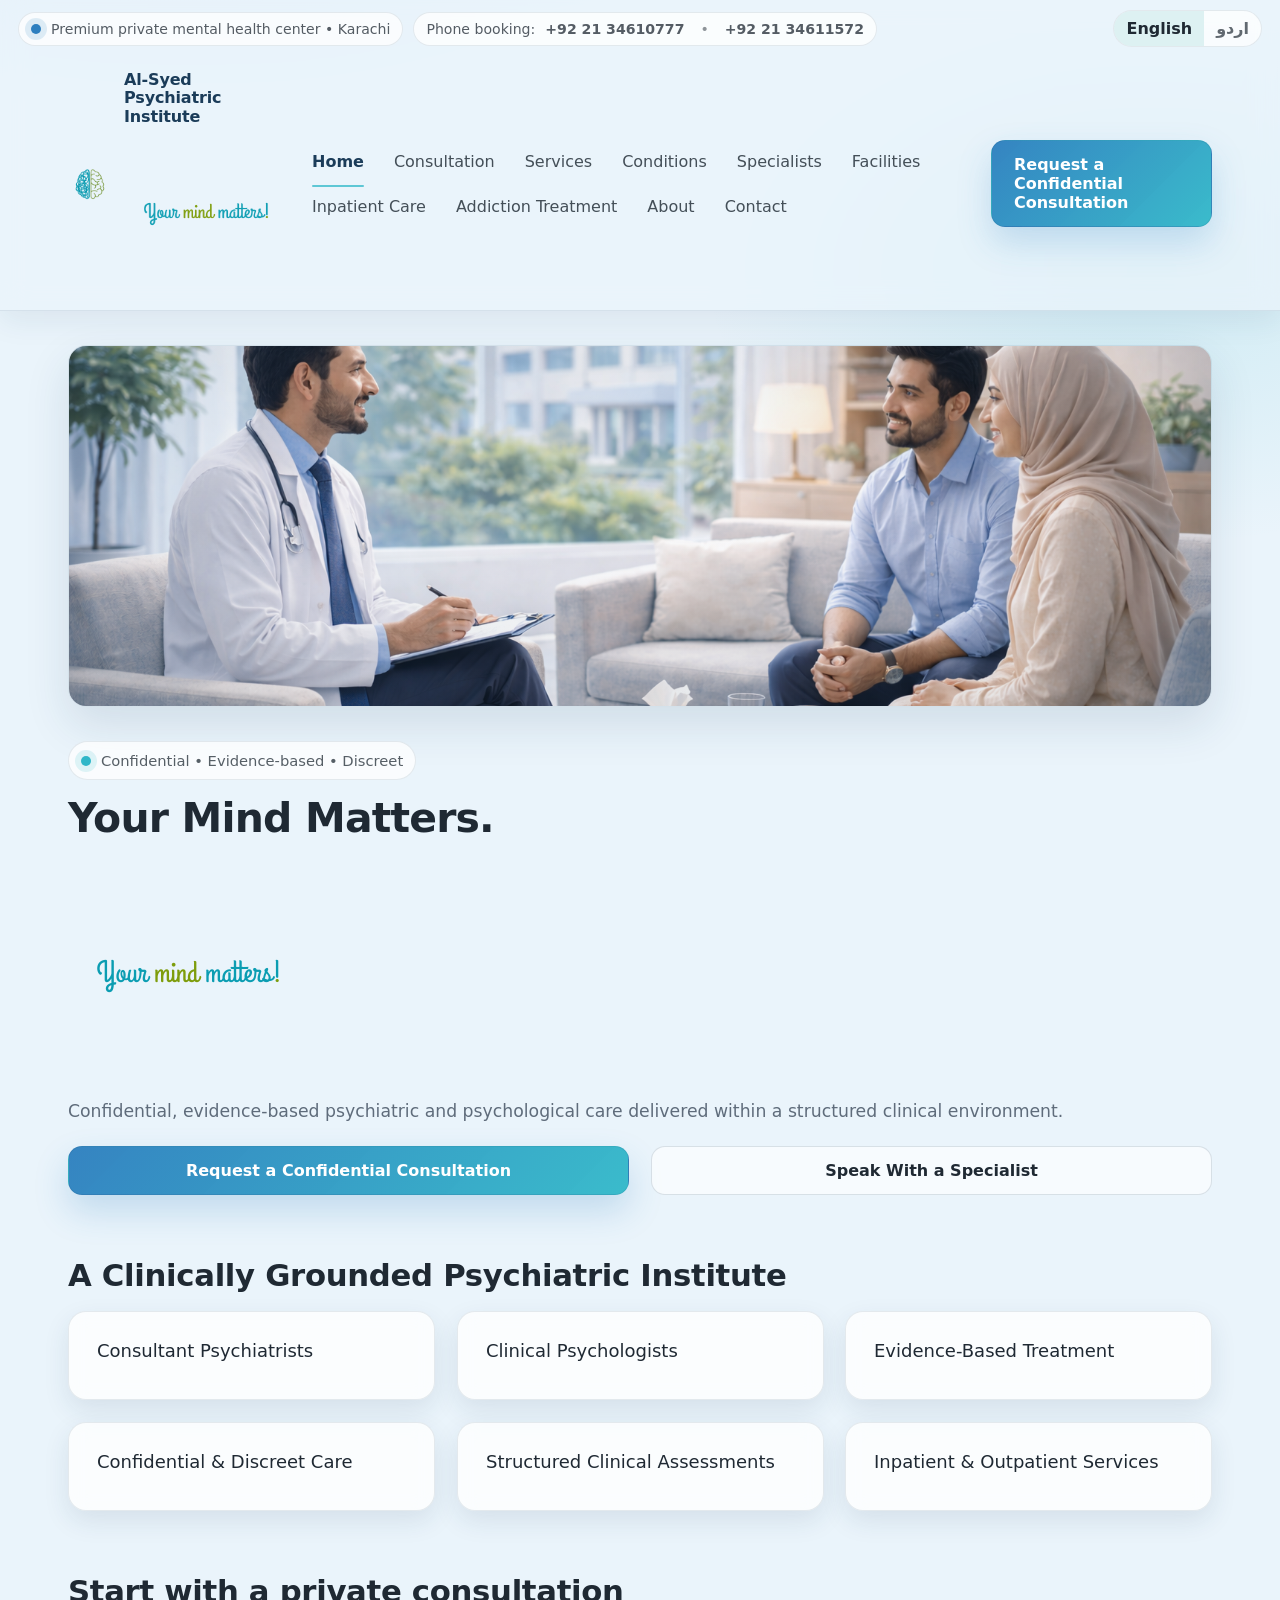
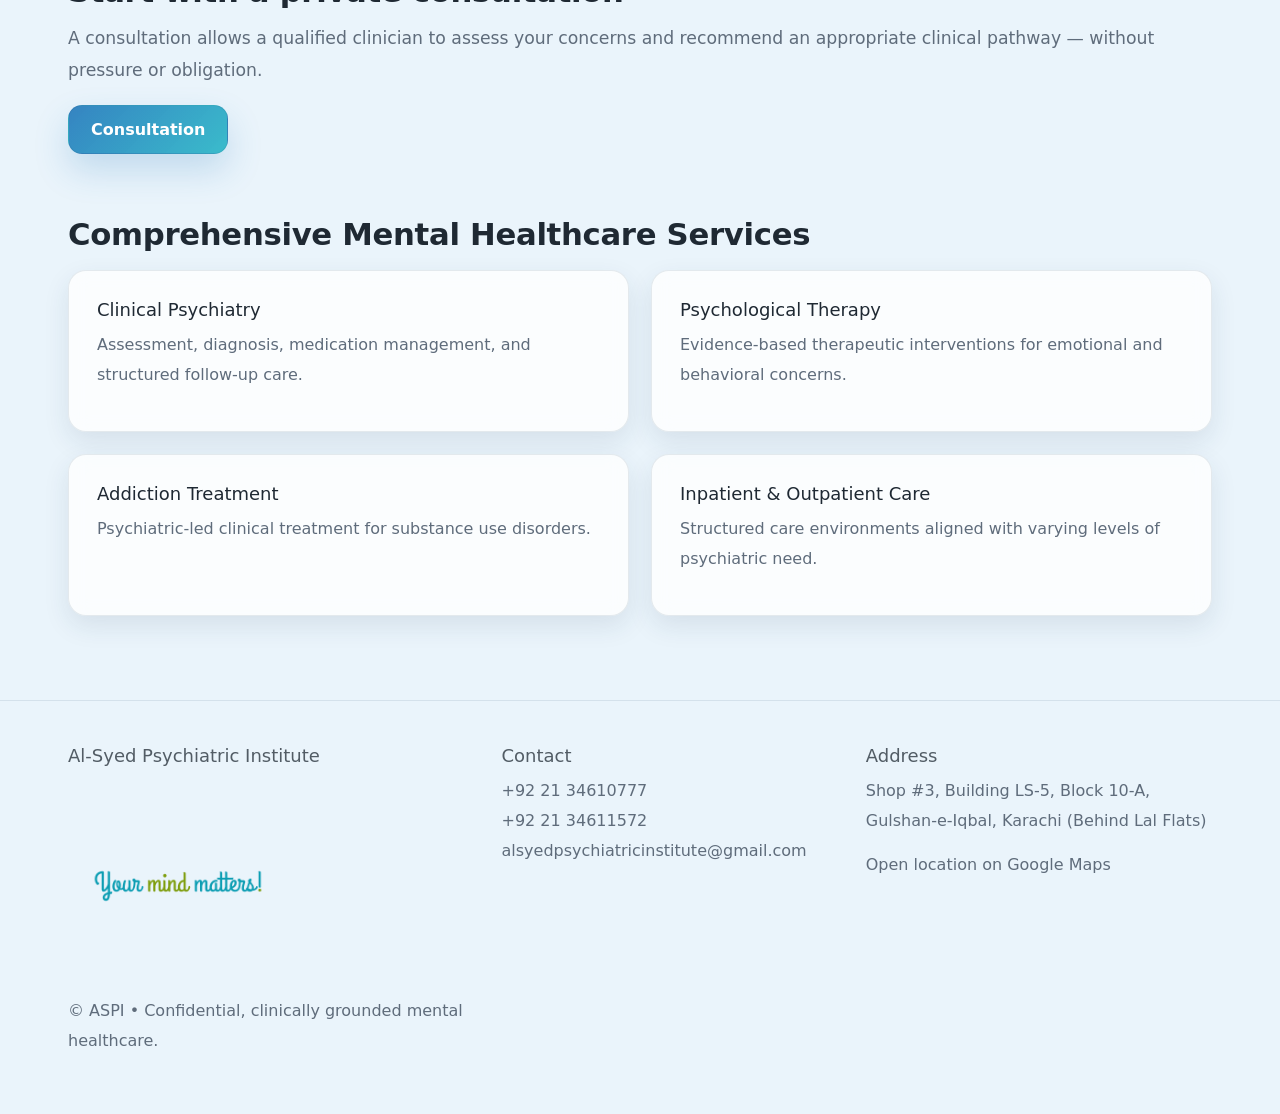
<file: index.html>
<!doctype html>
<html lang="en" dir="ltr">
<head>
  <meta charset="utf-8" />
  <meta name="viewport" content="width=device-width, initial-scale=1" />
  <title>ASPI — Al-Syed Psychiatric Institute</title>
  <link rel="stylesheet" href="assets/css/styles.css" />
  <script defer src="assets/js/main.js"></script>
</head>
<body>
  <header class="site-header">
    <div class="topbar">
      <div class="topbar-left">
        <span class="pill"><span class="dot"></span><span data-i18n="topbar">Premium private mental health center • Karachi</span></span>
        <span class="pill phone-pill"><span data-i18n="phoneLabel">Phone booking:</span>
          <a href="tel:+922134610777">+92 21 34610777</a><span class="sep">•</span><a href="tel:+922134611572">+92 21 34611572</a>
        </span>
      </div>
      <div class="topbar-right">
        <div class="lang-toggle" role="group" aria-label="Language switch">
          <button class="lang-btn" id="langEN" type="button">English</button>
          <button class="lang-btn" id="langUR" type="button">اردو</button>
        </div>
      </div>
    </div>

    <div class="navbar container">
      <a class="brand" href="index.html" aria-label="ASPI Home">
        <img src="assets/images/branding/icon_color.png" alt="ASPI logo" class="brand-logo" />
        <div class="brand-text">
          <div class="brand-name" data-i18n="brandName">Al-Syed Psychiatric Institute</div>
          <img class="brand-slogan" src="assets/images/branding/your-mind-matters.png" alt="Your mind matters" />
        </div>
      </a>

      <nav class="nav-links" aria-label="Primary navigation">
        <a class="nav-link" href="index.html" data-i18n="navHome">Home</a>
        <a class="nav-link" href="consultation.html" data-i18n="navConsultation">Consultation</a>
        <a class="nav-link" href="services.html" data-i18n="navServices">Services</a>
        <a class="nav-link" href="conditions.html" data-i18n="navConditions">Conditions</a>
        <a class="nav-link" href="specialists.html" data-i18n="navSpecialists">Specialists</a>
        <a class="nav-link" href="facilities.html" data-i18n="navFacilities">Facilities</a>
        <a class="nav-link" href="inpatient.html" data-i18n="navInpatient">Inpatient Care</a>
        <a class="nav-link" href="addiction.html" data-i18n="navAddiction">Addiction Treatment</a>
        <a class="nav-link" href="about.html" data-i18n="navAbout">About</a>
        <a class="nav-link" href="contact.html" data-i18n="navContact">Contact</a>
      </nav>

      <div class="nav-cta">
        <a class="btn primary" href="contact.html" data-i18n="ctaConsult">Request a Confidential Consultation</a>
      </div>

      <button class="hamburger" id="menuBtn" type="button" aria-label="Open menu" aria-expanded="false">
        <span></span><span></span><span></span>
      </button>
    </div>

    <div class="mobile-menu" id="mobileMenu" aria-hidden="true">
      <nav class="mobile-links container" aria-label="Mobile navigation">
        <a href="index.html" class="mobile-link" data-i18n="navHome">Home</a>
        <a href="consultation.html" class="mobile-link" data-i18n="navConsultation">Consultation</a>
        <a href="services.html" class="mobile-link" data-i18n="navServices">Services</a>
        <a href="conditions.html" class="mobile-link" data-i18n="navConditions">Conditions</a>
        <a href="specialists.html" class="mobile-link" data-i18n="navSpecialists">Specialists</a>
        <a href="facilities.html" class="mobile-link" data-i18n="navFacilities">Facilities</a>
        <a href="inpatient.html" class="mobile-link" data-i18n="navInpatient">Inpatient Care</a>
        <a href="addiction.html" class="mobile-link" data-i18n="navAddiction">Addiction Treatment</a>
        <a href="about.html" class="mobile-link" data-i18n="navAbout">About</a>
        <a href="contact.html" class="mobile-link" data-i18n="navContact">Contact</a>
        <div class="mobile-cta-panel">
          <a class="btn primary w-full" href="contact.html" data-i18n="ctaConsult">Request a Confidential Consultation</a>
          <a class="btn w-full" href="tel:+922134610777" data-i18n="ctaSpeak">Speak With a Specialist</a>
        </div>
      </nav>
    </div>
  </header>
  <div class="mobile-menu-overlay" id="menuOverlay" aria-hidden="true"></div>

  <main>
    <section class="section" style="padding-top:34px;">
      <div class="container">
        <div class="banner-wrap reveal">
          <img class="banner-img hero-banner" src="assets/images/banners/hero-banner.png" alt="" />
        </div>
        <div class="mt-34">
          <div class="badge reveal"><span class="dot"></span><span data-i18n="homeKicker"></span></div>
          <h1 class="h1 reveal" data-i18n="homeH1" style="margin-top:14px;"></h1>
          <img class="reveal" data-delay="1" src="assets/images/branding/your-mind-matters.png" alt="Your mind matters" style="max-width:240px; margin-top:10px; opacity:.95;" />
          <p class="lead reveal" data-i18n="homeLead"></p>
          <div class="grid two" style="margin-top:18px;">
            <a class="btn primary reveal" href="contact.html" data-i18n="ctaConsult"></a>
            <a class="btn ghost reveal" href="tel:+922134610777" data-i18n="ctaSpeak"></a>
          </div>
        </div>

        <section class="section" style="padding:62px 0 0;">
          <h2 class="h2 reveal" data-i18n="homeTrustH2"></h2>
          <div class="grid three" style="margin-top:18px;">
            <div class="card pad reveal lift" data-delay="1"><div class="h3" data-i18n="homeTrust1"></div></div>
            <div class="card pad reveal lift" data-delay="2"><div class="h3" data-i18n="homeTrust2"></div></div>
            <div class="card pad reveal lift" data-delay="3"><div class="h3" data-i18n="homeTrust3"></div></div>
            <div class="card pad reveal lift" data-delay="4"><div class="h3" data-i18n="homeTrust4"></div></div>
            <div class="card pad reveal lift" data-delay="1"><div class="h3" data-i18n="homeTrust5"></div></div>
            <div class="card pad reveal lift" data-delay="2"><div class="h3" data-i18n="homeTrust6"></div></div>
          </div>
        </section>

        <section class="section" style="padding:62px 0 0;">
          <h2 class="h2 reveal" data-i18n="homeStartH2"></h2>
          <p class="lead reveal" data-i18n="homeStartP"></p>
          <a class="btn primary reveal" href="consultation.html" data-i18n="navConsultation"></a>
        </section>

        <section class="section" style="padding:62px 0 0;">
          <h2 class="h2 reveal" data-i18n="homeSvcH2"></h2>
          <div class="grid two" style="margin-top:18px;">
            <div class="card pad reveal lift" data-delay="1"><div class="h3" data-i18n="homeSvc1T"></div><p class="p" data-i18n="homeSvc1P"></p></div>
            <div class="card pad reveal lift" data-delay="2"><div class="h3" data-i18n="homeSvc2T"></div><p class="p" data-i18n="homeSvc2P"></p></div>
            <div class="card pad reveal lift" data-delay="3"><div class="h3" data-i18n="homeSvc3T"></div><p class="p" data-i18n="homeSvc3P"></p></div>
            <div class="card pad reveal lift" data-delay="4"><div class="h3" data-i18n="homeSvc4T"></div><p class="p" data-i18n="homeSvc4P"></p></div>
          </div>
        </section>
      </div>
    </section>
  </main>

  <footer class="footer">
    <div class="container footer-grid">
      <div>
        <div class="h3" data-i18n="brandName">Al-Syed Psychiatric Institute</div>
        <img src="assets/images/branding/your-mind-matters.png" alt="Your mind matters" style="max-width:220px; margin-top:10px; opacity:.95;" />
        <div class="p" data-i18n="footerNote">© ASPI • Confidential, clinically grounded mental healthcare.</div>
      </div>
      <div>
        <div class="h3" data-i18n="navContact">Contact</div>
        <div class="p">
          <a href="tel:+922134610777">+92 21 34610777</a><br />
          <a href="tel:+922134611572">+92 21 34611572</a><br />
          <a href="mailto:alsyedpsychiatricinstitute@gmail.com">alsyedpsychiatricinstitute@gmail.com</a>
        </div>
      </div>
      <div>
        <div class="h3" data-i18n="contactAddress">Address</div>
        <div class="p">Shop #3, Building LS-5, Block 10-A, Gulshan-e-Iqbal, Karachi (Behind Lal Flats)</div>
        <div class="p"><a href="https://maps.app.goo.gl/wdHY91nQdXnPWGKY6?g_st=ic" target="_blank" rel="noopener" data-i18n="contactMap">Open location on Google Maps</a></div>
      </div>
    </div>
  </footer>

  <div class="mobile-cta" style="position:fixed;left:14px;right:14px;bottom:14px;z-index:999;display:none;">
    <a class="btn primary w-full" href="contact.html" data-i18n="ctaConsult">Request a Confidential Consultation</a>
  </div>
  <script>
    if (window.matchMedia && window.matchMedia("(max-width: 900px)").matches) {
      document.querySelector(".mobile-cta").style.display = "block";
    }
  </script>

</body>
</html>
</file>
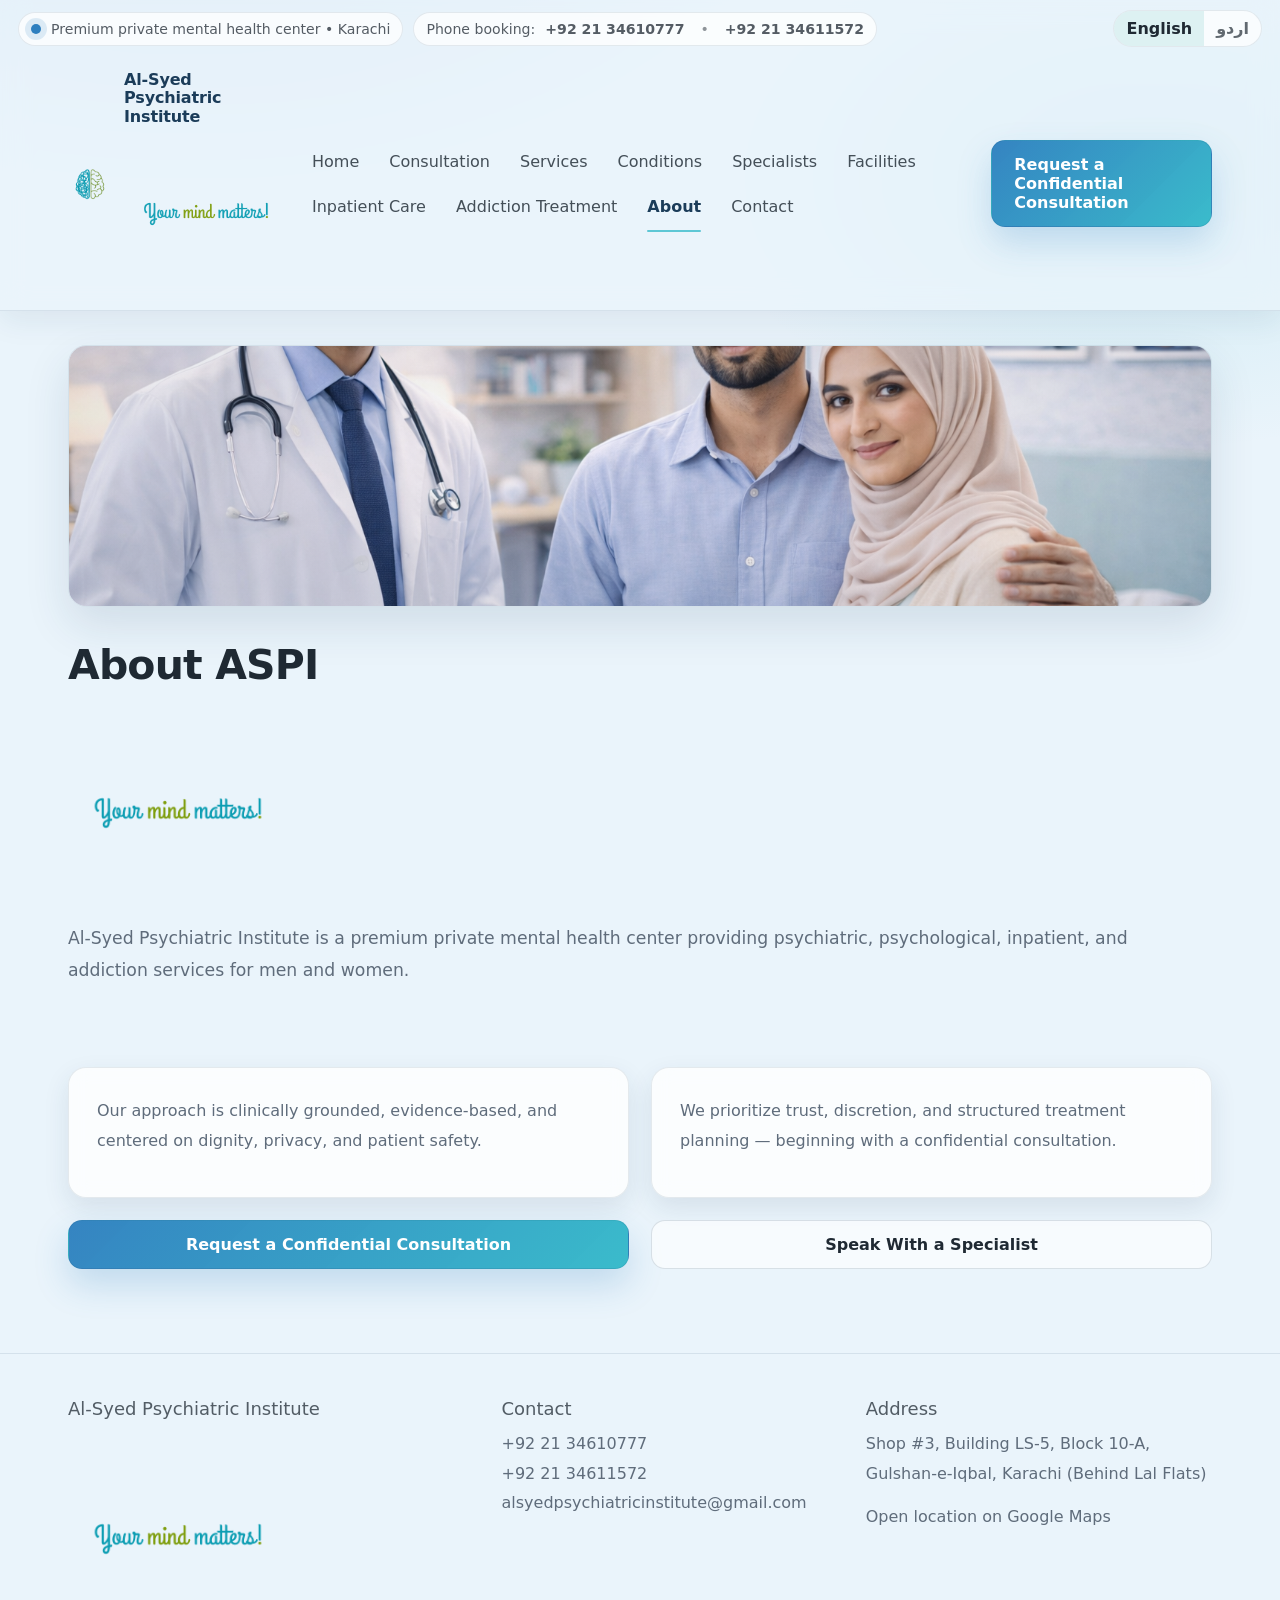
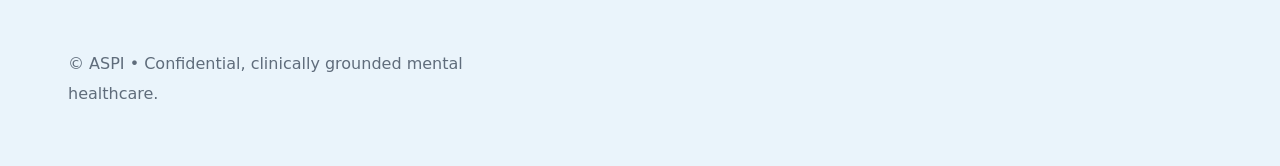
<file: about.html>
<!doctype html>
<html lang="en" dir="ltr">
<head>
  <meta charset="utf-8" />
  <meta name="viewport" content="width=device-width, initial-scale=1" />
  <title>ASPI — About</title>
  <link rel="stylesheet" href="assets/css/styles.css" />
  <script defer src="assets/js/main.js"></script>
</head>
<body>
  <header class="site-header">
    <div class="topbar">
      <div class="topbar-left">
        <span class="pill"><span class="dot"></span><span data-i18n="topbar">Premium private mental health center • Karachi</span></span>
        <span class="pill phone-pill"><span data-i18n="phoneLabel">Phone booking:</span>
          <a href="tel:+922134610777">+92 21 34610777</a><span class="sep">•</span><a href="tel:+922134611572">+92 21 34611572</a>
        </span>
      </div>
      <div class="topbar-right">
        <div class="lang-toggle" role="group" aria-label="Language switch">
          <button class="lang-btn" id="langEN" type="button">English</button>
          <button class="lang-btn" id="langUR" type="button">اردو</button>
        </div>
      </div>
    </div>

    <div class="navbar container">
      <a class="brand" href="index.html" aria-label="ASPI Home">
        <img src="assets/images/branding/icon_color.png" alt="ASPI logo" class="brand-logo" />
        <div class="brand-text">
          <div class="brand-name" data-i18n="brandName">Al-Syed Psychiatric Institute</div>
          <img class="brand-slogan" src="assets/images/branding/your-mind-matters.png" alt="Your mind matters" />
        </div>
      </a>

      <nav class="nav-links" aria-label="Primary navigation">
        <a class="nav-link" href="index.html" data-i18n="navHome">Home</a>
        <a class="nav-link" href="consultation.html" data-i18n="navConsultation">Consultation</a>
        <a class="nav-link" href="services.html" data-i18n="navServices">Services</a>
        <a class="nav-link" href="conditions.html" data-i18n="navConditions">Conditions</a>
        <a class="nav-link" href="specialists.html" data-i18n="navSpecialists">Specialists</a>
        <a class="nav-link" href="facilities.html" data-i18n="navFacilities">Facilities</a>
        <a class="nav-link" href="inpatient.html" data-i18n="navInpatient">Inpatient Care</a>
        <a class="nav-link" href="addiction.html" data-i18n="navAddiction">Addiction Treatment</a>
        <a class="nav-link" href="about.html" data-i18n="navAbout">About</a>
        <a class="nav-link" href="contact.html" data-i18n="navContact">Contact</a>
      </nav>

      <div class="nav-cta">
        <a class="btn primary" href="contact.html" data-i18n="ctaConsult">Request a Confidential Consultation</a>
      </div>

      <button class="hamburger" id="menuBtn" type="button" aria-label="Open menu" aria-expanded="false">
        <span></span><span></span><span></span>
      </button>
    </div>

    <div class="mobile-menu" id="mobileMenu" aria-hidden="true">
      <nav class="mobile-links container" aria-label="Mobile navigation">
        <a href="index.html" class="mobile-link" data-i18n="navHome">Home</a>
        <a href="consultation.html" class="mobile-link" data-i18n="navConsultation">Consultation</a>
        <a href="services.html" class="mobile-link" data-i18n="navServices">Services</a>
        <a href="conditions.html" class="mobile-link" data-i18n="navConditions">Conditions</a>
        <a href="specialists.html" class="mobile-link" data-i18n="navSpecialists">Specialists</a>
        <a href="facilities.html" class="mobile-link" data-i18n="navFacilities">Facilities</a>
        <a href="inpatient.html" class="mobile-link" data-i18n="navInpatient">Inpatient Care</a>
        <a href="addiction.html" class="mobile-link" data-i18n="navAddiction">Addiction Treatment</a>
        <a href="about.html" class="mobile-link" data-i18n="navAbout">About</a>
        <a href="contact.html" class="mobile-link" data-i18n="navContact">Contact</a>
        <div class="mobile-cta-panel">
          <a class="btn primary w-full" href="contact.html" data-i18n="ctaConsult">Request a Confidential Consultation</a>
          <a class="btn w-full" href="tel:+922134610777" data-i18n="ctaSpeak">Speak With a Specialist</a>
        </div>
      </nav>
    </div>
  </header>
  <div class="mobile-menu-overlay" id="menuOverlay" aria-hidden="true"></div>

  <main>
    <section class="section" style="padding-top:34px;">
      <div class="container">
        <div class="banner-wrap reveal"><img class="banner-img" src="assets/images/banners/about-banner.png" alt="" /></div>
        <div class="mt-34">
          <h1 class="h1 reveal" data-i18n="aboutH1"></h1>
          <img class="reveal" data-delay="1" src="assets/images/branding/your-mind-matters.png" alt="Your mind matters" style="max-width:220px; margin-top:10px; opacity:.95;" />
          <p class="lead reveal" data-i18n="aboutLead"></p>
        </div>
        <section class="section" style="padding:62px 0 0;">
          <div class="grid two">
            <div class="card pad reveal lift" data-delay="1"><p class="p" data-i18n="aboutP1"></p></div>
            <div class="card pad reveal lift" data-delay="2"><p class="p" data-i18n="aboutP2"></p></div>
          </div>
          <div class="grid two" style="margin-top:22px;">
            <a class="btn primary reveal" href="contact.html" data-i18n="ctaConsult"></a>
            <a class="btn ghost reveal" href="tel:+922134610777" data-i18n="ctaSpeak"></a>
          </div>
        </section>
      </div>
    </section>
  </main>

  <footer class="footer">
    <div class="container footer-grid">
      <div>
        <div class="h3" data-i18n="brandName">Al-Syed Psychiatric Institute</div>
        <img src="assets/images/branding/your-mind-matters.png" alt="Your mind matters" style="max-width:220px; margin-top:10px; opacity:.95;" />
        <div class="p" data-i18n="footerNote">© ASPI • Confidential, clinically grounded mental healthcare.</div>
      </div>
      <div>
        <div class="h3" data-i18n="navContact">Contact</div>
        <div class="p">
          <a href="tel:+922134610777">+92 21 34610777</a><br />
          <a href="tel:+922134611572">+92 21 34611572</a><br />
          <a href="mailto:alsyedpsychiatricinstitute@gmail.com">alsyedpsychiatricinstitute@gmail.com</a>
        </div>
      </div>
      <div>
        <div class="h3" data-i18n="contactAddress">Address</div>
        <div class="p">Shop #3, Building LS-5, Block 10-A, Gulshan-e-Iqbal, Karachi (Behind Lal Flats)</div>
        <div class="p"><a href="https://maps.app.goo.gl/wdHY91nQdXnPWGKY6?g_st=ic" target="_blank" rel="noopener" data-i18n="contactMap">Open location on Google Maps</a></div>
      </div>
    </div>
  </footer>

  <div class="mobile-cta" style="position:fixed;left:14px;right:14px;bottom:14px;z-index:999;display:none;">
    <a class="btn primary w-full" href="contact.html" data-i18n="ctaConsult">Request a Confidential Consultation</a>
  </div>
  <script>
    if (window.matchMedia && window.matchMedia("(max-width: 900px)").matches) {
      document.querySelector(".mobile-cta").style.display = "block";
    }
  </script>

</body>
</html>
</file>
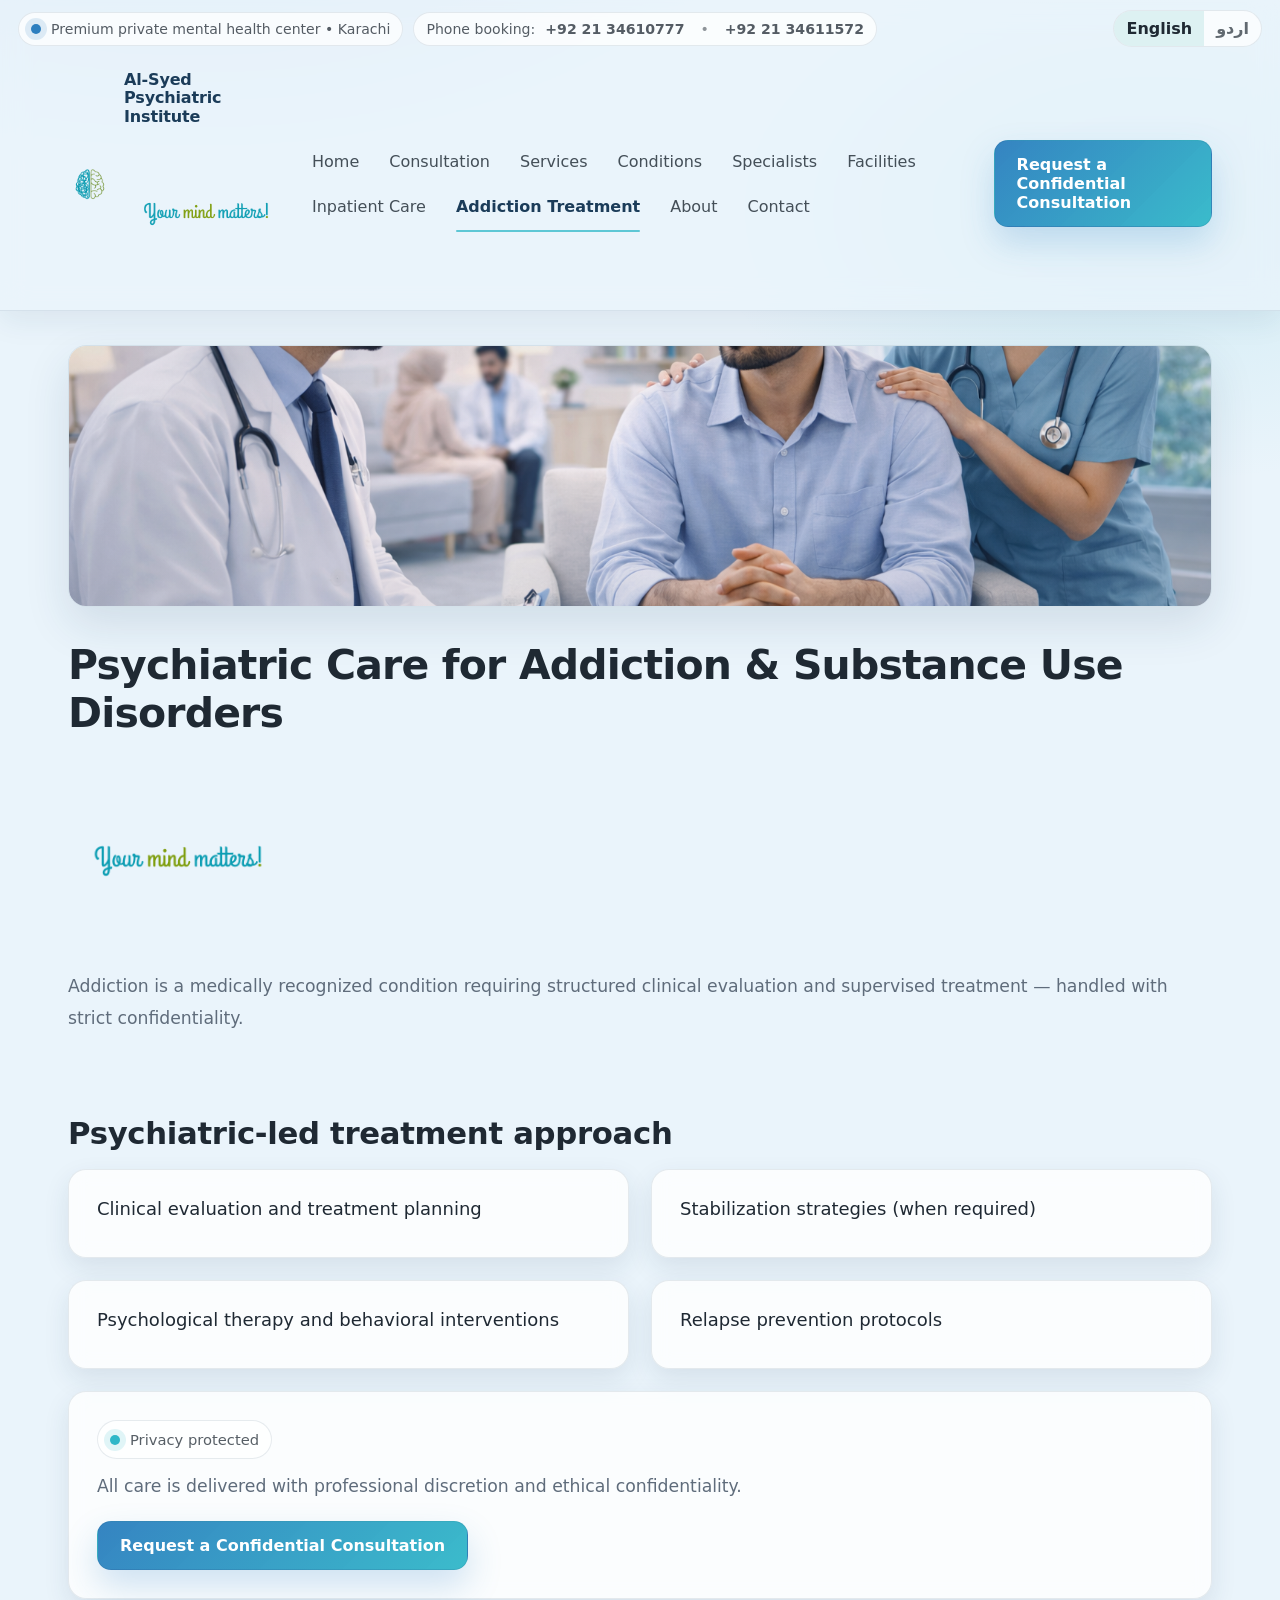
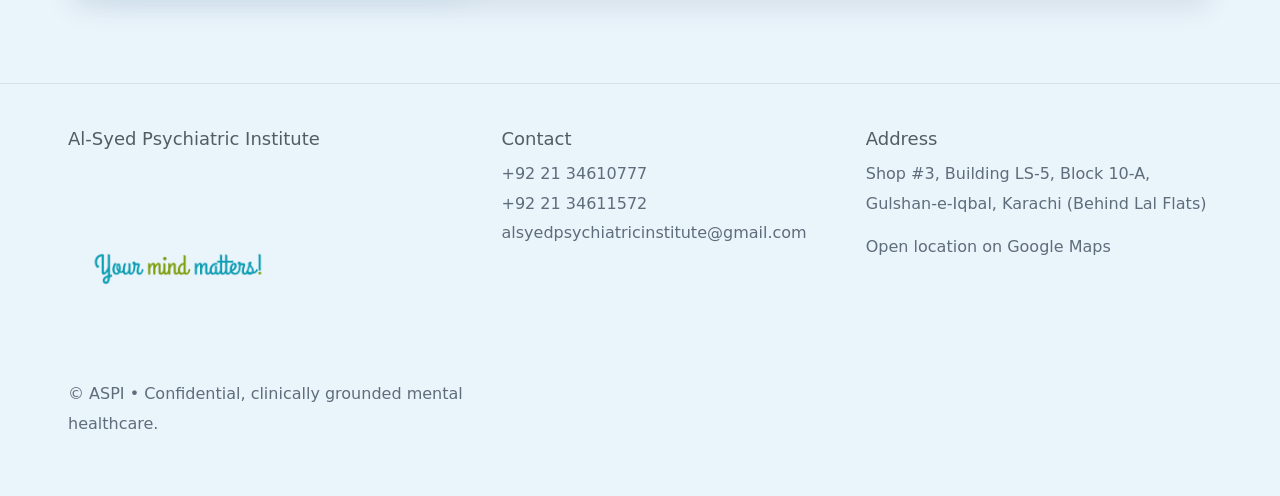
<file: addiction.html>
<!doctype html>
<html lang="en" dir="ltr">
<head>
  <meta charset="utf-8" />
  <meta name="viewport" content="width=device-width, initial-scale=1" />
  <title>ASPI — Addiction Treatment</title>
  <link rel="stylesheet" href="assets/css/styles.css" />
  <script defer src="assets/js/main.js"></script>
</head>
<body>
  <header class="site-header">
    <div class="topbar">
      <div class="topbar-left">
        <span class="pill"><span class="dot"></span><span data-i18n="topbar">Premium private mental health center • Karachi</span></span>
        <span class="pill phone-pill"><span data-i18n="phoneLabel">Phone booking:</span>
          <a href="tel:+922134610777">+92 21 34610777</a><span class="sep">•</span><a href="tel:+922134611572">+92 21 34611572</a>
        </span>
      </div>
      <div class="topbar-right">
        <div class="lang-toggle" role="group" aria-label="Language switch">
          <button class="lang-btn" id="langEN" type="button">English</button>
          <button class="lang-btn" id="langUR" type="button">اردو</button>
        </div>
      </div>
    </div>

    <div class="navbar container">
      <a class="brand" href="index.html" aria-label="ASPI Home">
        <img src="assets/images/branding/icon_color.png" alt="ASPI logo" class="brand-logo" />
        <div class="brand-text">
          <div class="brand-name" data-i18n="brandName">Al-Syed Psychiatric Institute</div>
          <img class="brand-slogan" src="assets/images/branding/your-mind-matters.png" alt="Your mind matters" />
        </div>
      </a>

      <nav class="nav-links" aria-label="Primary navigation">
        <a class="nav-link" href="index.html" data-i18n="navHome">Home</a>
        <a class="nav-link" href="consultation.html" data-i18n="navConsultation">Consultation</a>
        <a class="nav-link" href="services.html" data-i18n="navServices">Services</a>
        <a class="nav-link" href="conditions.html" data-i18n="navConditions">Conditions</a>
        <a class="nav-link" href="specialists.html" data-i18n="navSpecialists">Specialists</a>
        <a class="nav-link" href="facilities.html" data-i18n="navFacilities">Facilities</a>
        <a class="nav-link" href="inpatient.html" data-i18n="navInpatient">Inpatient Care</a>
        <a class="nav-link" href="addiction.html" data-i18n="navAddiction">Addiction Treatment</a>
        <a class="nav-link" href="about.html" data-i18n="navAbout">About</a>
        <a class="nav-link" href="contact.html" data-i18n="navContact">Contact</a>
      </nav>

      <div class="nav-cta">
        <a class="btn primary" href="contact.html" data-i18n="ctaConsult">Request a Confidential Consultation</a>
      </div>

      <button class="hamburger" id="menuBtn" type="button" aria-label="Open menu" aria-expanded="false">
        <span></span><span></span><span></span>
      </button>
    </div>

    <div class="mobile-menu" id="mobileMenu" aria-hidden="true">
      <nav class="mobile-links container" aria-label="Mobile navigation">
        <a href="index.html" class="mobile-link" data-i18n="navHome">Home</a>
        <a href="consultation.html" class="mobile-link" data-i18n="navConsultation">Consultation</a>
        <a href="services.html" class="mobile-link" data-i18n="navServices">Services</a>
        <a href="conditions.html" class="mobile-link" data-i18n="navConditions">Conditions</a>
        <a href="specialists.html" class="mobile-link" data-i18n="navSpecialists">Specialists</a>
        <a href="facilities.html" class="mobile-link" data-i18n="navFacilities">Facilities</a>
        <a href="inpatient.html" class="mobile-link" data-i18n="navInpatient">Inpatient Care</a>
        <a href="addiction.html" class="mobile-link" data-i18n="navAddiction">Addiction Treatment</a>
        <a href="about.html" class="mobile-link" data-i18n="navAbout">About</a>
        <a href="contact.html" class="mobile-link" data-i18n="navContact">Contact</a>
        <div class="mobile-cta-panel">
          <a class="btn primary w-full" href="contact.html" data-i18n="ctaConsult">Request a Confidential Consultation</a>
          <a class="btn w-full" href="tel:+922134610777" data-i18n="ctaSpeak">Speak With a Specialist</a>
        </div>
      </nav>
    </div>
  </header>
  <div class="mobile-menu-overlay" id="menuOverlay" aria-hidden="true"></div>

  <main>
    <section class="section" style="padding-top:34px;">
      <div class="container">
        <div class="banner-wrap reveal"><img class="banner-img" src="assets/images/banners/addiction-banner.png" alt="" /></div>
        <div class="mt-34">
          <h1 class="h1 reveal" data-i18n="addictionH1"></h1>
          <img class="reveal" data-delay="1" src="assets/images/branding/your-mind-matters.png" alt="Your mind matters" style="max-width:220px; margin-top:10px; opacity:.95;" />
          <p class="lead reveal" data-i18n="addictionLead"></p>
        </div>
        <section class="section" style="padding:62px 0 0;">
          <h2 class="h2 reveal" data-i18n="addictionH2"></h2>
          <div class="grid two" style="margin-top:18px;">
            <div class="card pad reveal lift" data-delay="1"><div class="h3" data-i18n="addictionBul1"></div></div>
            <div class="card pad reveal lift" data-delay="2"><div class="h3" data-i18n="addictionBul2"></div></div>
            <div class="card pad reveal lift" data-delay="3"><div class="h3" data-i18n="addictionBul3"></div></div>
            <div class="card pad reveal lift" data-delay="4"><div class="h3" data-i18n="addictionBul4"></div></div>
          </div>
          <div class="card pad reveal" style="margin-top:22px;">
            <div class="badge"><span class="dot"></span><span>Privacy protected</span></div>
            <p class="lead" style="margin-top:12px;" data-i18n="addictionPriv"></p>
            <a class="btn primary" href="contact.html" data-i18n="ctaConsult"></a>
          </div>
        </section>
      </div>
    </section>
  </main>

  <footer class="footer">
    <div class="container footer-grid">
      <div>
        <div class="h3" data-i18n="brandName">Al-Syed Psychiatric Institute</div>
        <img src="assets/images/branding/your-mind-matters.png" alt="Your mind matters" style="max-width:220px; margin-top:10px; opacity:.95;" />
        <div class="p" data-i18n="footerNote">© ASPI • Confidential, clinically grounded mental healthcare.</div>
      </div>
      <div>
        <div class="h3" data-i18n="navContact">Contact</div>
        <div class="p">
          <a href="tel:+922134610777">+92 21 34610777</a><br />
          <a href="tel:+922134611572">+92 21 34611572</a><br />
          <a href="mailto:alsyedpsychiatricinstitute@gmail.com">alsyedpsychiatricinstitute@gmail.com</a>
        </div>
      </div>
      <div>
        <div class="h3" data-i18n="contactAddress">Address</div>
        <div class="p">Shop #3, Building LS-5, Block 10-A, Gulshan-e-Iqbal, Karachi (Behind Lal Flats)</div>
        <div class="p"><a href="https://maps.app.goo.gl/wdHY91nQdXnPWGKY6?g_st=ic" target="_blank" rel="noopener" data-i18n="contactMap">Open location on Google Maps</a></div>
      </div>
    </div>
  </footer>

  <div class="mobile-cta" style="position:fixed;left:14px;right:14px;bottom:14px;z-index:999;display:none;">
    <a class="btn primary w-full" href="contact.html" data-i18n="ctaConsult">Request a Confidential Consultation</a>
  </div>
  <script>
    if (window.matchMedia && window.matchMedia("(max-width: 900px)").matches) {
      document.querySelector(".mobile-cta").style.display = "block";
    }
  </script>

</body>
</html>
</file>
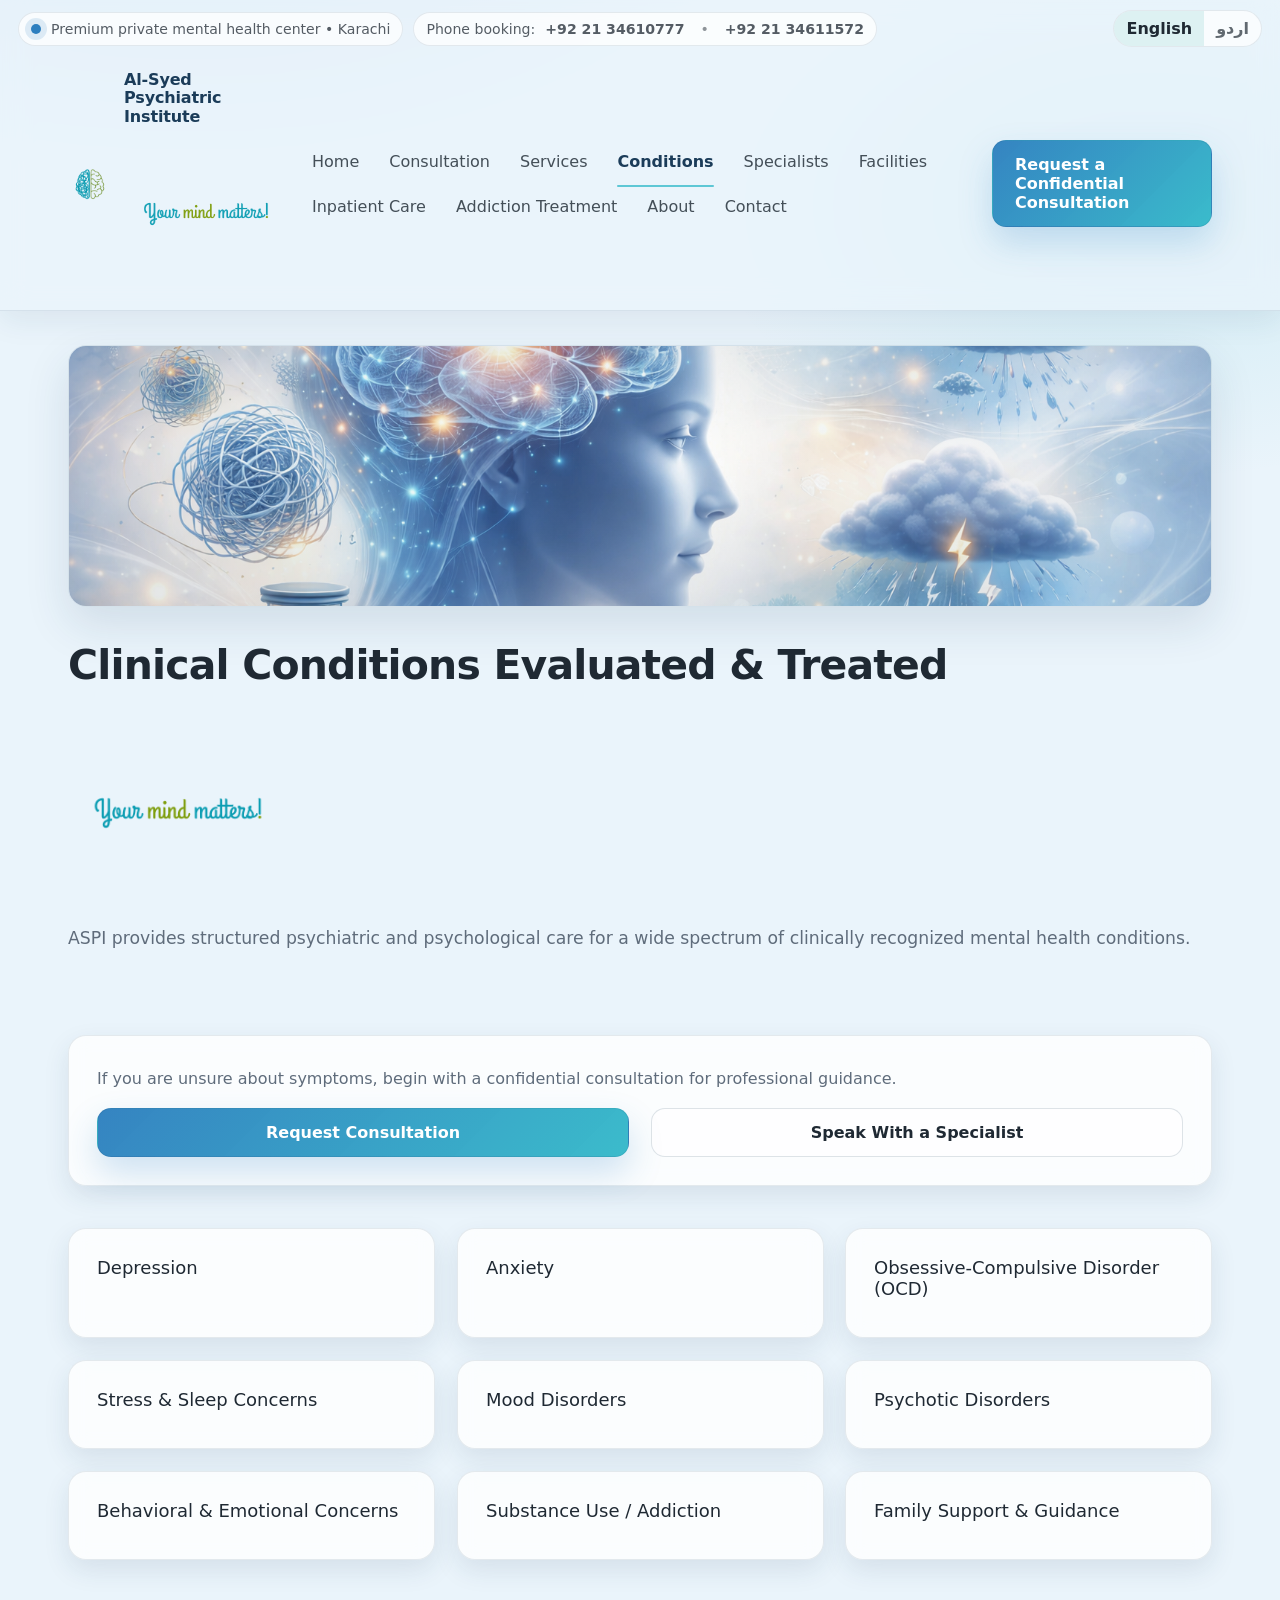
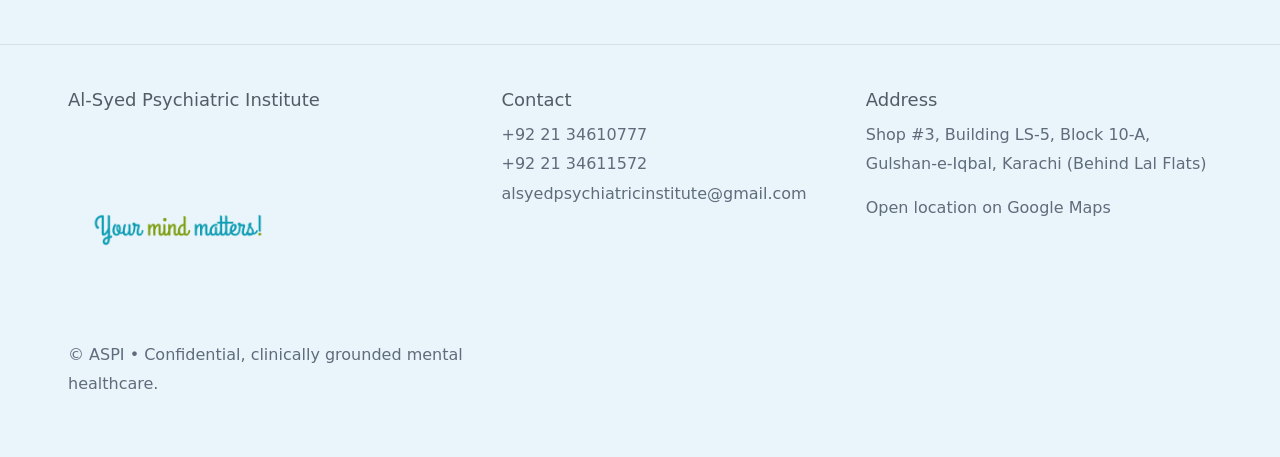
<file: conditions.html>
<!doctype html>
<html lang="en" dir="ltr">
<head>
  <meta charset="utf-8" />
  <meta name="viewport" content="width=device-width, initial-scale=1" />
  <title>ASPI — Conditions</title>
  <link rel="stylesheet" href="assets/css/styles.css" />
  <script defer src="assets/js/main.js"></script>
</head>
<body>
  <header class="site-header">
    <div class="topbar">
      <div class="topbar-left">
        <span class="pill"><span class="dot"></span><span data-i18n="topbar">Premium private mental health center • Karachi</span></span>
        <span class="pill phone-pill"><span data-i18n="phoneLabel">Phone booking:</span>
          <a href="tel:+922134610777">+92 21 34610777</a><span class="sep">•</span><a href="tel:+922134611572">+92 21 34611572</a>
        </span>
      </div>
      <div class="topbar-right">
        <div class="lang-toggle" role="group" aria-label="Language switch">
          <button class="lang-btn" id="langEN" type="button">English</button>
          <button class="lang-btn" id="langUR" type="button">اردو</button>
        </div>
      </div>
    </div>

    <div class="navbar container">
      <a class="brand" href="index.html" aria-label="ASPI Home">
        <img src="assets/images/branding/icon_color.png" alt="ASPI logo" class="brand-logo" />
        <div class="brand-text">
          <div class="brand-name" data-i18n="brandName">Al-Syed Psychiatric Institute</div>
          <img class="brand-slogan" src="assets/images/branding/your-mind-matters.png" alt="Your mind matters" />
        </div>
      </a>

      <nav class="nav-links" aria-label="Primary navigation">
        <a class="nav-link" href="index.html" data-i18n="navHome">Home</a>
        <a class="nav-link" href="consultation.html" data-i18n="navConsultation">Consultation</a>
        <a class="nav-link" href="services.html" data-i18n="navServices">Services</a>
        <a class="nav-link" href="conditions.html" data-i18n="navConditions">Conditions</a>
        <a class="nav-link" href="specialists.html" data-i18n="navSpecialists">Specialists</a>
        <a class="nav-link" href="facilities.html" data-i18n="navFacilities">Facilities</a>
        <a class="nav-link" href="inpatient.html" data-i18n="navInpatient">Inpatient Care</a>
        <a class="nav-link" href="addiction.html" data-i18n="navAddiction">Addiction Treatment</a>
        <a class="nav-link" href="about.html" data-i18n="navAbout">About</a>
        <a class="nav-link" href="contact.html" data-i18n="navContact">Contact</a>
      </nav>

      <div class="nav-cta">
        <a class="btn primary" href="contact.html" data-i18n="ctaConsult">Request a Confidential Consultation</a>
      </div>

      <button class="hamburger" id="menuBtn" type="button" aria-label="Open menu" aria-expanded="false">
        <span></span><span></span><span></span>
      </button>
    </div>

    <div class="mobile-menu" id="mobileMenu" aria-hidden="true">
      <nav class="mobile-links container" aria-label="Mobile navigation">
        <a href="index.html" class="mobile-link" data-i18n="navHome">Home</a>
        <a href="consultation.html" class="mobile-link" data-i18n="navConsultation">Consultation</a>
        <a href="services.html" class="mobile-link" data-i18n="navServices">Services</a>
        <a href="conditions.html" class="mobile-link" data-i18n="navConditions">Conditions</a>
        <a href="specialists.html" class="mobile-link" data-i18n="navSpecialists">Specialists</a>
        <a href="facilities.html" class="mobile-link" data-i18n="navFacilities">Facilities</a>
        <a href="inpatient.html" class="mobile-link" data-i18n="navInpatient">Inpatient Care</a>
        <a href="addiction.html" class="mobile-link" data-i18n="navAddiction">Addiction Treatment</a>
        <a href="about.html" class="mobile-link" data-i18n="navAbout">About</a>
        <a href="contact.html" class="mobile-link" data-i18n="navContact">Contact</a>
        <div class="mobile-cta-panel">
          <a class="btn primary w-full" href="contact.html" data-i18n="ctaConsult">Request a Confidential Consultation</a>
          <a class="btn w-full" href="tel:+922134610777" data-i18n="ctaSpeak">Speak With a Specialist</a>
        </div>
      </nav>
    </div>
  </header>
  <div class="mobile-menu-overlay" id="menuOverlay" aria-hidden="true"></div>

  <main>
    <section class="section" style="padding-top:34px;">
      <div class="container">
        <div class="banner-wrap reveal"><img class="banner-img" src="assets/images/banners/conditions-banner.png" alt="" /></div>
        <div class="mt-34">
          <h1 class="h1 reveal" data-i18n="conditionsH1"></h1>
          <img class="reveal" data-delay="1" src="assets/images/branding/your-mind-matters.png" alt="Your mind matters" style="max-width:220px; margin-top:10px; opacity:.95;" />
          <p class="lead reveal" data-i18n="conditionsLead"></p>
        </div>
        <section class="section" style="padding:62px 0 0;">
          <div class="card pad reveal">
            <p class="p" data-i18n="conditionsNote"></p>
            <div class="grid two" style="margin-top:12px;">
              <a class="btn primary" href="consultation.html" data-i18n="consultCTA"></a>
              <a class="btn ghost" href="tel:+922134610777" data-i18n="ctaSpeak"></a>
            </div>
          </div>
        </section>

        <section class="section" style="padding:42px 0 0;">
          <div class="grid three">
            <div class="card pad reveal lift" data-delay="1"><div class="h3">Depression</div></div>
            <div class="card pad reveal lift" data-delay="2"><div class="h3">Anxiety</div></div>
            <div class="card pad reveal lift" data-delay="3"><div class="h3">Obsessive-Compulsive Disorder (OCD)</div></div>
            <div class="card pad reveal lift" data-delay="4"><div class="h3">Stress &amp; Sleep Concerns</div></div>
            <div class="card pad reveal lift" data-delay="1"><div class="h3">Mood Disorders</div></div>
            <div class="card pad reveal lift" data-delay="2"><div class="h3">Psychotic Disorders</div></div>
            <div class="card pad reveal lift" data-delay="3"><div class="h3">Behavioral &amp; Emotional Concerns</div></div>
            <div class="card pad reveal lift" data-delay="4"><div class="h3">Substance Use / Addiction</div></div>
            <div class="card pad reveal lift" data-delay="1"><div class="h3">Family Support &amp; Guidance</div></div>
          </div>
        </section>
      </div>
    </section>
  </main>

  <footer class="footer">
    <div class="container footer-grid">
      <div>
        <div class="h3" data-i18n="brandName">Al-Syed Psychiatric Institute</div>
        <img src="assets/images/branding/your-mind-matters.png" alt="Your mind matters" style="max-width:220px; margin-top:10px; opacity:.95;" />
        <div class="p" data-i18n="footerNote">© ASPI • Confidential, clinically grounded mental healthcare.</div>
      </div>
      <div>
        <div class="h3" data-i18n="navContact">Contact</div>
        <div class="p">
          <a href="tel:+922134610777">+92 21 34610777</a><br />
          <a href="tel:+922134611572">+92 21 34611572</a><br />
          <a href="mailto:alsyedpsychiatricinstitute@gmail.com">alsyedpsychiatricinstitute@gmail.com</a>
        </div>
      </div>
      <div>
        <div class="h3" data-i18n="contactAddress">Address</div>
        <div class="p">Shop #3, Building LS-5, Block 10-A, Gulshan-e-Iqbal, Karachi (Behind Lal Flats)</div>
        <div class="p"><a href="https://maps.app.goo.gl/wdHY91nQdXnPWGKY6?g_st=ic" target="_blank" rel="noopener" data-i18n="contactMap">Open location on Google Maps</a></div>
      </div>
    </div>
  </footer>

  <div class="mobile-cta" style="position:fixed;left:14px;right:14px;bottom:14px;z-index:999;display:none;">
    <a class="btn primary w-full" href="contact.html" data-i18n="ctaConsult">Request a Confidential Consultation</a>
  </div>
  <script>
    if (window.matchMedia && window.matchMedia("(max-width: 900px)").matches) {
      document.querySelector(".mobile-cta").style.display = "block";
    }
  </script>

</body>
</html>
</file>
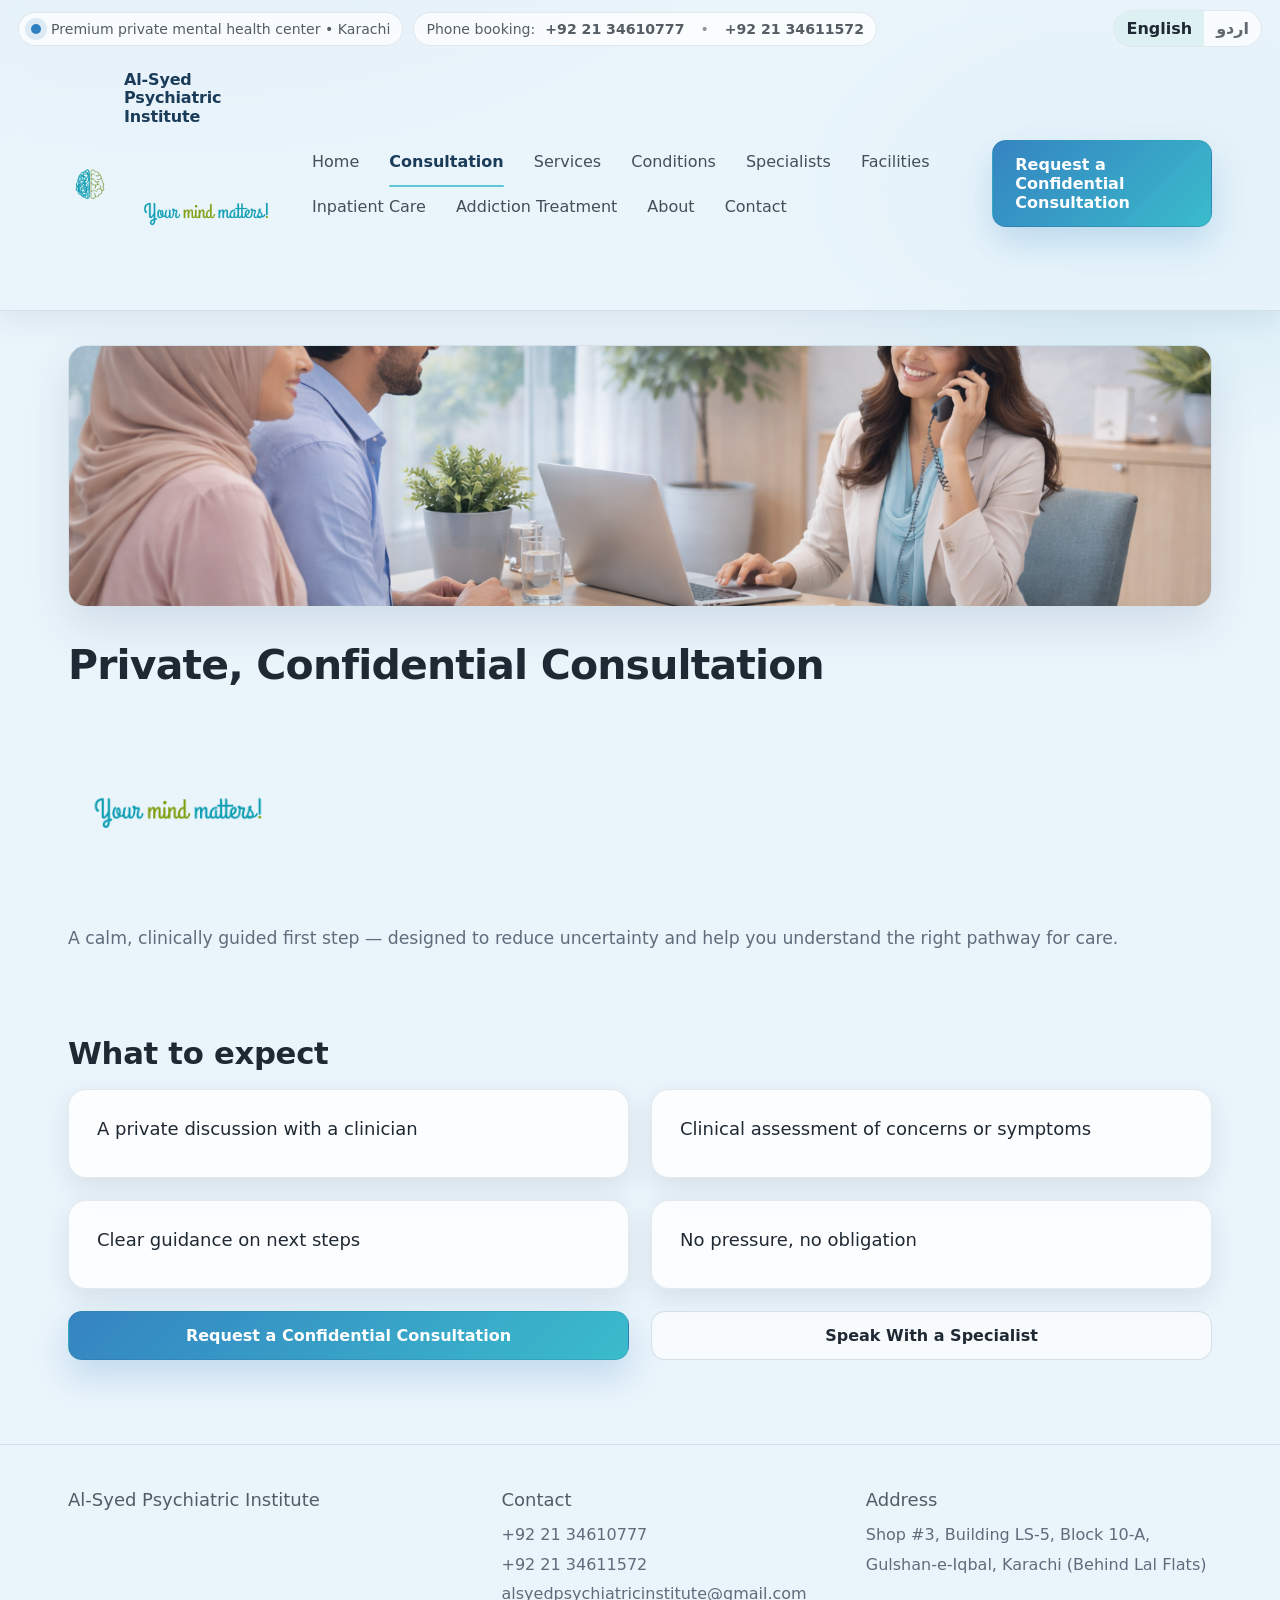
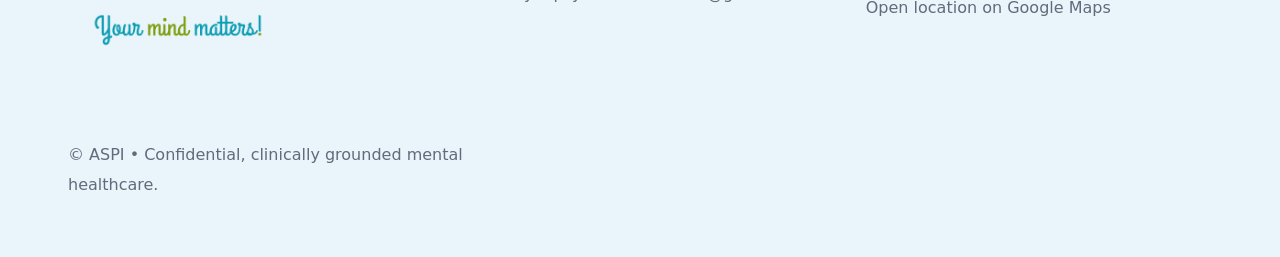
<file: consultation.html>
<!doctype html>
<html lang="en" dir="ltr">
<head>
  <meta charset="utf-8" />
  <meta name="viewport" content="width=device-width, initial-scale=1" />
  <title>ASPI — Consultation</title>
  <link rel="stylesheet" href="assets/css/styles.css" />
  <script defer src="assets/js/main.js"></script>
</head>
<body>
  <header class="site-header">
    <div class="topbar">
      <div class="topbar-left">
        <span class="pill"><span class="dot"></span><span data-i18n="topbar">Premium private mental health center • Karachi</span></span>
        <span class="pill phone-pill"><span data-i18n="phoneLabel">Phone booking:</span>
          <a href="tel:+922134610777">+92 21 34610777</a><span class="sep">•</span><a href="tel:+922134611572">+92 21 34611572</a>
        </span>
      </div>
      <div class="topbar-right">
        <div class="lang-toggle" role="group" aria-label="Language switch">
          <button class="lang-btn" id="langEN" type="button">English</button>
          <button class="lang-btn" id="langUR" type="button">اردو</button>
        </div>
      </div>
    </div>

    <div class="navbar container">
      <a class="brand" href="index.html" aria-label="ASPI Home">
        <img src="assets/images/branding/icon_color.png" alt="ASPI logo" class="brand-logo" />
        <div class="brand-text">
          <div class="brand-name" data-i18n="brandName">Al-Syed Psychiatric Institute</div>
          <img class="brand-slogan" src="assets/images/branding/your-mind-matters.png" alt="Your mind matters" />
        </div>
      </a>

      <nav class="nav-links" aria-label="Primary navigation">
        <a class="nav-link" href="index.html" data-i18n="navHome">Home</a>
        <a class="nav-link" href="consultation.html" data-i18n="navConsultation">Consultation</a>
        <a class="nav-link" href="services.html" data-i18n="navServices">Services</a>
        <a class="nav-link" href="conditions.html" data-i18n="navConditions">Conditions</a>
        <a class="nav-link" href="specialists.html" data-i18n="navSpecialists">Specialists</a>
        <a class="nav-link" href="facilities.html" data-i18n="navFacilities">Facilities</a>
        <a class="nav-link" href="inpatient.html" data-i18n="navInpatient">Inpatient Care</a>
        <a class="nav-link" href="addiction.html" data-i18n="navAddiction">Addiction Treatment</a>
        <a class="nav-link" href="about.html" data-i18n="navAbout">About</a>
        <a class="nav-link" href="contact.html" data-i18n="navContact">Contact</a>
      </nav>

      <div class="nav-cta">
        <a class="btn primary" href="contact.html" data-i18n="ctaConsult">Request a Confidential Consultation</a>
      </div>

      <button class="hamburger" id="menuBtn" type="button" aria-label="Open menu" aria-expanded="false">
        <span></span><span></span><span></span>
      </button>
    </div>

    <div class="mobile-menu" id="mobileMenu" aria-hidden="true">
      <nav class="mobile-links container" aria-label="Mobile navigation">
        <a href="index.html" class="mobile-link" data-i18n="navHome">Home</a>
        <a href="consultation.html" class="mobile-link" data-i18n="navConsultation">Consultation</a>
        <a href="services.html" class="mobile-link" data-i18n="navServices">Services</a>
        <a href="conditions.html" class="mobile-link" data-i18n="navConditions">Conditions</a>
        <a href="specialists.html" class="mobile-link" data-i18n="navSpecialists">Specialists</a>
        <a href="facilities.html" class="mobile-link" data-i18n="navFacilities">Facilities</a>
        <a href="inpatient.html" class="mobile-link" data-i18n="navInpatient">Inpatient Care</a>
        <a href="addiction.html" class="mobile-link" data-i18n="navAddiction">Addiction Treatment</a>
        <a href="about.html" class="mobile-link" data-i18n="navAbout">About</a>
        <a href="contact.html" class="mobile-link" data-i18n="navContact">Contact</a>
        <div class="mobile-cta-panel">
          <a class="btn primary w-full" href="contact.html" data-i18n="ctaConsult">Request a Confidential Consultation</a>
          <a class="btn w-full" href="tel:+922134610777" data-i18n="ctaSpeak">Speak With a Specialist</a>
        </div>
      </nav>
    </div>
  </header>
  <div class="mobile-menu-overlay" id="menuOverlay" aria-hidden="true"></div>

  <main>
    <section class="section" style="padding-top:34px;">
      <div class="container">
        <div class="banner-wrap reveal"><img class="banner-img" src="assets/images/banners/consultation-banner.png" alt="" /></div>
        <div class="mt-34">
          <h1 class="h1 reveal" data-i18n="consultH1"></h1>
          <img class="reveal" data-delay="1" src="assets/images/branding/your-mind-matters.png" alt="Your mind matters" style="max-width:220px; margin-top:10px; opacity:.95;" />
          <p class="lead reveal" data-i18n="consultLead"></p>
        </div>
        <section class="section" style="padding:62px 0 0;">
          <h2 class="h2 reveal" data-i18n="consultHowH2"></h2>
          <div class="grid two" style="margin-top:18px;">
            <div class="card pad reveal lift" data-delay="1"><div class="h3" data-i18n="consultHow1"></div></div>
            <div class="card pad reveal lift" data-delay="2"><div class="h3" data-i18n="consultHow2"></div></div>
            <div class="card pad reveal lift" data-delay="3"><div class="h3" data-i18n="consultHow3"></div></div>
            <div class="card pad reveal lift" data-delay="4"><div class="h3" data-i18n="consultHow4"></div></div>
          </div>
          <div class="grid two" style="margin-top:22px;">
            <a class="btn primary reveal" href="contact.html" data-i18n="ctaConsult"></a>
            <a class="btn ghost reveal" href="tel:+922134610777" data-i18n="ctaSpeak"></a>
          </div>
        </section>
      </div>
    </section>
  </main>

  <footer class="footer">
    <div class="container footer-grid">
      <div>
        <div class="h3" data-i18n="brandName">Al-Syed Psychiatric Institute</div>
        <img src="assets/images/branding/your-mind-matters.png" alt="Your mind matters" style="max-width:220px; margin-top:10px; opacity:.95;" />
        <div class="p" data-i18n="footerNote">© ASPI • Confidential, clinically grounded mental healthcare.</div>
      </div>
      <div>
        <div class="h3" data-i18n="navContact">Contact</div>
        <div class="p">
          <a href="tel:+922134610777">+92 21 34610777</a><br />
          <a href="tel:+922134611572">+92 21 34611572</a><br />
          <a href="mailto:alsyedpsychiatricinstitute@gmail.com">alsyedpsychiatricinstitute@gmail.com</a>
        </div>
      </div>
      <div>
        <div class="h3" data-i18n="contactAddress">Address</div>
        <div class="p">Shop #3, Building LS-5, Block 10-A, Gulshan-e-Iqbal, Karachi (Behind Lal Flats)</div>
        <div class="p"><a href="https://maps.app.goo.gl/wdHY91nQdXnPWGKY6?g_st=ic" target="_blank" rel="noopener" data-i18n="contactMap">Open location on Google Maps</a></div>
      </div>
    </div>
  </footer>

  <div class="mobile-cta" style="position:fixed;left:14px;right:14px;bottom:14px;z-index:999;display:none;">
    <a class="btn primary w-full" href="contact.html" data-i18n="ctaConsult">Request a Confidential Consultation</a>
  </div>
  <script>
    if (window.matchMedia && window.matchMedia("(max-width: 900px)").matches) {
      document.querySelector(".mobile-cta").style.display = "block";
    }
  </script>

</body>
</html>
</file>
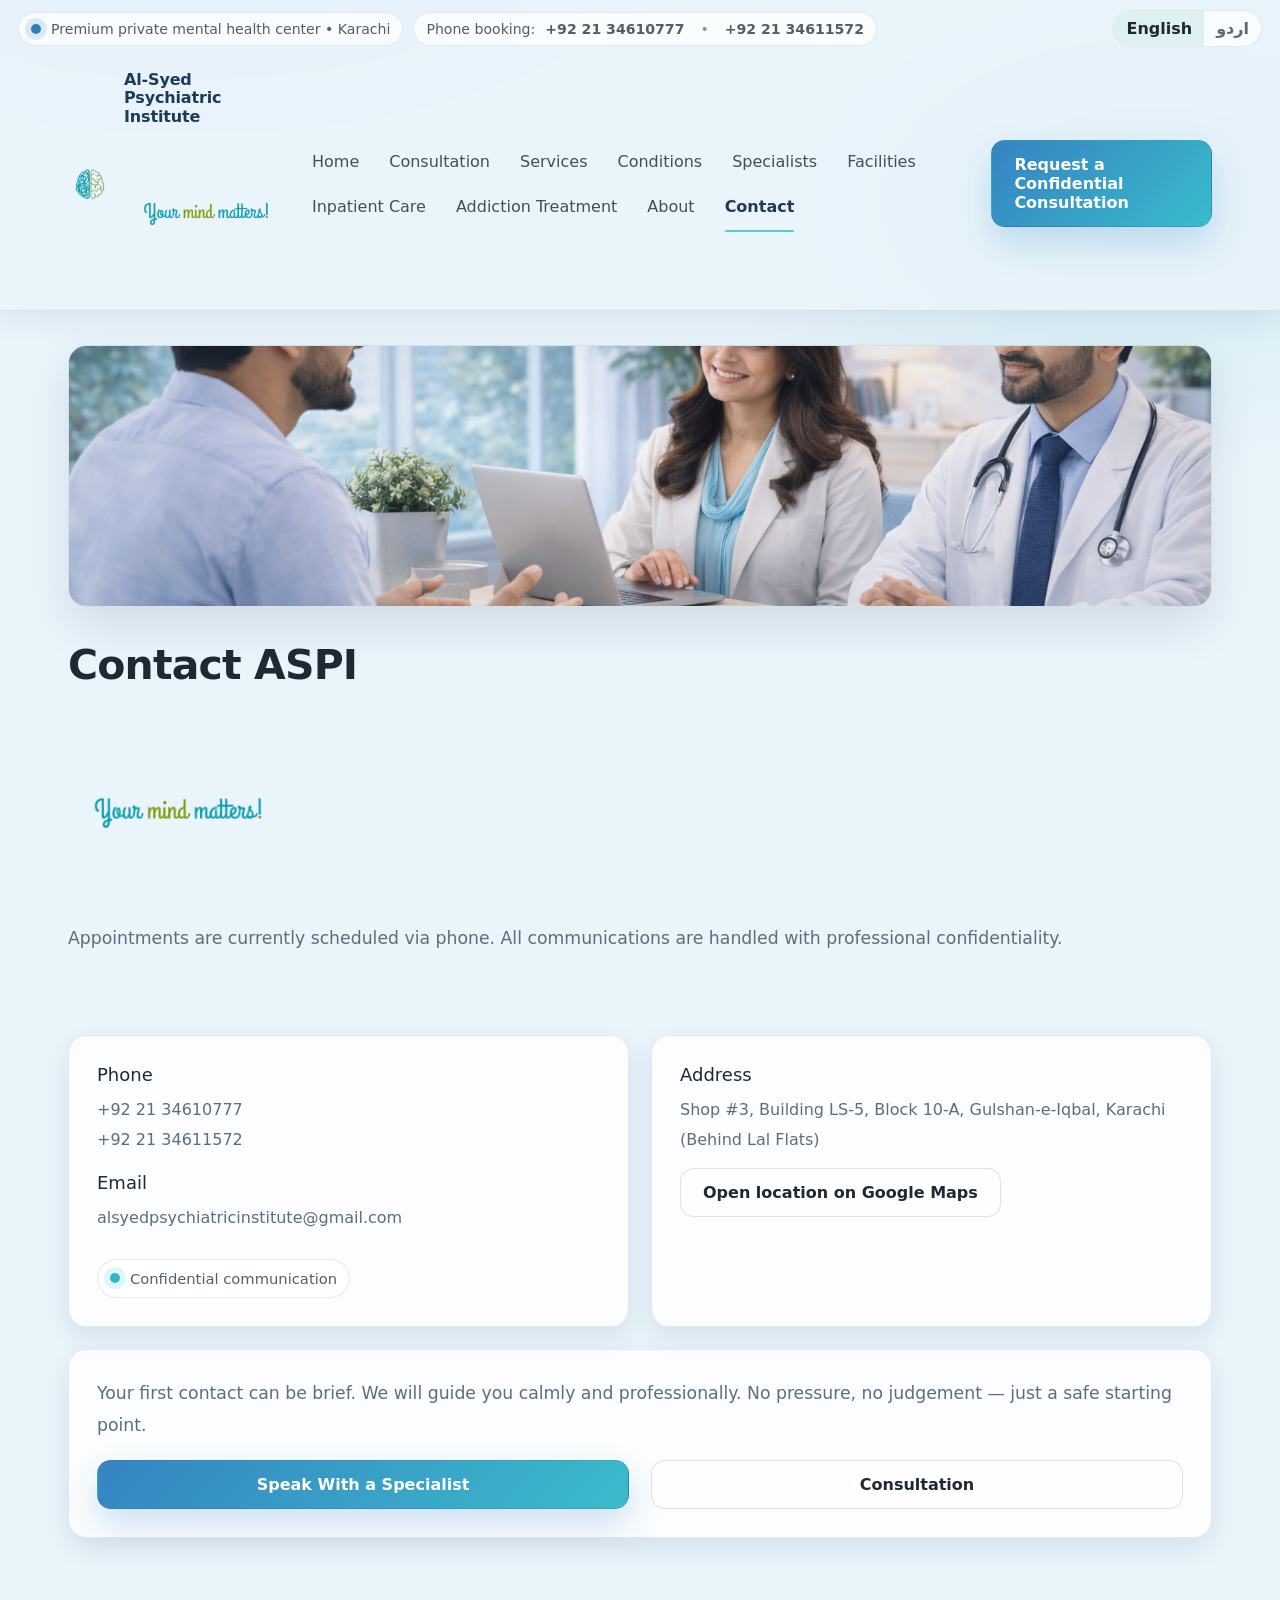
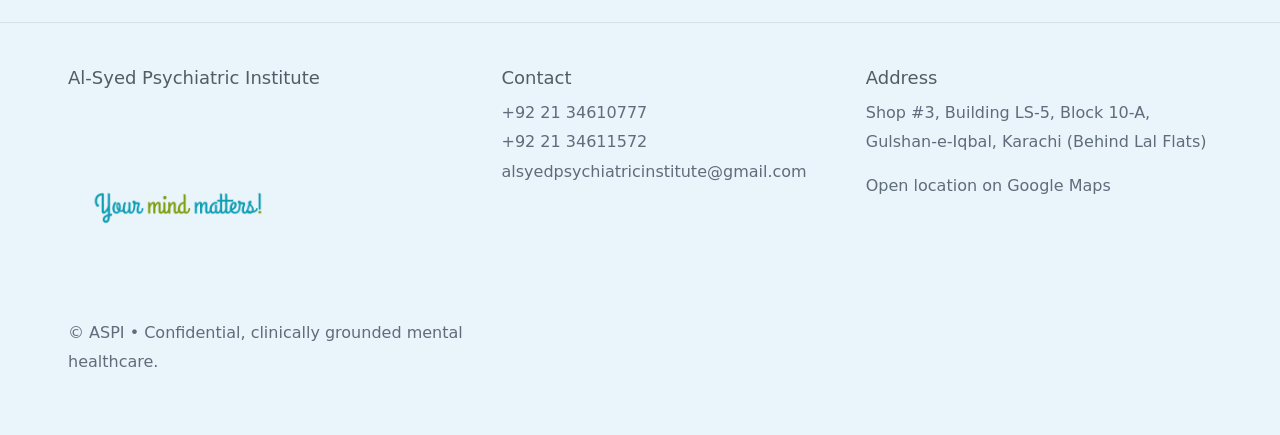
<file: contact.html>
<!doctype html>
<html lang="en" dir="ltr">
<head>
  <meta charset="utf-8" />
  <meta name="viewport" content="width=device-width, initial-scale=1" />
  <title>ASPI — Contact</title>
  <link rel="stylesheet" href="assets/css/styles.css" />
  <script defer src="assets/js/main.js"></script>
</head>
<body>
  <header class="site-header">
    <div class="topbar">
      <div class="topbar-left">
        <span class="pill"><span class="dot"></span><span data-i18n="topbar">Premium private mental health center • Karachi</span></span>
        <span class="pill phone-pill"><span data-i18n="phoneLabel">Phone booking:</span>
          <a href="tel:+922134610777">+92 21 34610777</a><span class="sep">•</span><a href="tel:+922134611572">+92 21 34611572</a>
        </span>
      </div>
      <div class="topbar-right">
        <div class="lang-toggle" role="group" aria-label="Language switch">
          <button class="lang-btn" id="langEN" type="button">English</button>
          <button class="lang-btn" id="langUR" type="button">اردو</button>
        </div>
      </div>
    </div>

    <div class="navbar container">
      <a class="brand" href="index.html" aria-label="ASPI Home">
        <img src="assets/images/branding/icon_color.png" alt="ASPI logo" class="brand-logo" />
        <div class="brand-text">
          <div class="brand-name" data-i18n="brandName">Al-Syed Psychiatric Institute</div>
          <img class="brand-slogan" src="assets/images/branding/your-mind-matters.png" alt="Your mind matters" />
        </div>
      </a>

      <nav class="nav-links" aria-label="Primary navigation">
        <a class="nav-link" href="index.html" data-i18n="navHome">Home</a>
        <a class="nav-link" href="consultation.html" data-i18n="navConsultation">Consultation</a>
        <a class="nav-link" href="services.html" data-i18n="navServices">Services</a>
        <a class="nav-link" href="conditions.html" data-i18n="navConditions">Conditions</a>
        <a class="nav-link" href="specialists.html" data-i18n="navSpecialists">Specialists</a>
        <a class="nav-link" href="facilities.html" data-i18n="navFacilities">Facilities</a>
        <a class="nav-link" href="inpatient.html" data-i18n="navInpatient">Inpatient Care</a>
        <a class="nav-link" href="addiction.html" data-i18n="navAddiction">Addiction Treatment</a>
        <a class="nav-link" href="about.html" data-i18n="navAbout">About</a>
        <a class="nav-link" href="contact.html" data-i18n="navContact">Contact</a>
      </nav>

      <div class="nav-cta">
        <a class="btn primary" href="contact.html" data-i18n="ctaConsult">Request a Confidential Consultation</a>
      </div>

      <button class="hamburger" id="menuBtn" type="button" aria-label="Open menu" aria-expanded="false">
        <span></span><span></span><span></span>
      </button>
    </div>

    <div class="mobile-menu" id="mobileMenu" aria-hidden="true">
      <nav class="mobile-links container" aria-label="Mobile navigation">
        <a href="index.html" class="mobile-link" data-i18n="navHome">Home</a>
        <a href="consultation.html" class="mobile-link" data-i18n="navConsultation">Consultation</a>
        <a href="services.html" class="mobile-link" data-i18n="navServices">Services</a>
        <a href="conditions.html" class="mobile-link" data-i18n="navConditions">Conditions</a>
        <a href="specialists.html" class="mobile-link" data-i18n="navSpecialists">Specialists</a>
        <a href="facilities.html" class="mobile-link" data-i18n="navFacilities">Facilities</a>
        <a href="inpatient.html" class="mobile-link" data-i18n="navInpatient">Inpatient Care</a>
        <a href="addiction.html" class="mobile-link" data-i18n="navAddiction">Addiction Treatment</a>
        <a href="about.html" class="mobile-link" data-i18n="navAbout">About</a>
        <a href="contact.html" class="mobile-link" data-i18n="navContact">Contact</a>
        <div class="mobile-cta-panel">
          <a class="btn primary w-full" href="contact.html" data-i18n="ctaConsult">Request a Confidential Consultation</a>
          <a class="btn w-full" href="tel:+922134610777" data-i18n="ctaSpeak">Speak With a Specialist</a>
        </div>
      </nav>
    </div>
  </header>
  <div class="mobile-menu-overlay" id="menuOverlay" aria-hidden="true"></div>

  <main>
    <section class="section" style="padding-top:34px;">
      <div class="container">
        <div class="banner-wrap reveal"><img class="banner-img" src="assets/images/banners/contact-banner.png" alt="" /></div>
        <div class="mt-34">
          <h1 class="h1 reveal" data-i18n="contactH1"></h1>
          <img class="reveal" data-delay="1" src="assets/images/branding/your-mind-matters.png" alt="Your mind matters" style="max-width:220px; margin-top:10px; opacity:.95;" />
          <p class="lead reveal" data-i18n="contactLead"></p>
        </div>

        <section class="section" style="padding:62px 0 0;">
          <div class="grid two">
            <div class="card pad reveal lift" data-delay="1">
              <div class="h3" data-i18n="contactPhone"></div>
              <p class="p"><a href="tel:+922134610777">+92 21 34610777</a><br /><a href="tel:+922134611572">+92 21 34611572</a></p>
              <div class="h3" data-i18n="contactEmail" style="margin-top:18px;"></div>
              <p class="p"><a href="mailto:alsyedpsychiatricinstitute@gmail.com">alsyedpsychiatricinstitute@gmail.com</a></p>
              <div class="badge" style="margin-top:12px;"><span class="dot"></span><span>Confidential communication</span></div>
            </div>

            <div class="card pad reveal lift" data-delay="2">
              <div class="h3" data-i18n="contactAddress"></div>
              <p class="p">Shop #3, Building LS-5, Block 10-A, Gulshan-e-Iqbal, Karachi (Behind Lal Flats)</p>
              <a class="btn ghost" href="https://maps.app.goo.gl/wdHY91nQdXnPWGKY6?g_st=ic" target="_blank" rel="noopener" data-i18n="contactMap"></a>
            </div>
          </div>

          <div class="card pad reveal" style="margin-top:22px;">
            <p class="lead">Your first contact can be brief. We will guide you calmly and professionally. No pressure, no judgement — just a safe starting point.</p>
            <div class="grid two">
              <a class="btn primary" href="tel:+922134610777" data-i18n="ctaSpeak"></a>
              <a class="btn ghost" href="consultation.html" data-i18n="navConsultation"></a>
            </div>
          </div>
        </section>
      </div>
    </section>
  </main>

  <footer class="footer">
    <div class="container footer-grid">
      <div>
        <div class="h3" data-i18n="brandName">Al-Syed Psychiatric Institute</div>
        <img src="assets/images/branding/your-mind-matters.png" alt="Your mind matters" style="max-width:220px; margin-top:10px; opacity:.95;" />
        <div class="p" data-i18n="footerNote">© ASPI • Confidential, clinically grounded mental healthcare.</div>
      </div>
      <div>
        <div class="h3" data-i18n="navContact">Contact</div>
        <div class="p">
          <a href="tel:+922134610777">+92 21 34610777</a><br />
          <a href="tel:+922134611572">+92 21 34611572</a><br />
          <a href="mailto:alsyedpsychiatricinstitute@gmail.com">alsyedpsychiatricinstitute@gmail.com</a>
        </div>
      </div>
      <div>
        <div class="h3" data-i18n="contactAddress">Address</div>
        <div class="p">Shop #3, Building LS-5, Block 10-A, Gulshan-e-Iqbal, Karachi (Behind Lal Flats)</div>
        <div class="p"><a href="https://maps.app.goo.gl/wdHY91nQdXnPWGKY6?g_st=ic" target="_blank" rel="noopener" data-i18n="contactMap">Open location on Google Maps</a></div>
      </div>
    </div>
  </footer>

  <div class="mobile-cta" style="position:fixed;left:14px;right:14px;bottom:14px;z-index:999;display:none;">
    <a class="btn primary w-full" href="contact.html" data-i18n="ctaConsult">Request a Confidential Consultation</a>
  </div>
  <script>
    if (window.matchMedia && window.matchMedia("(max-width: 900px)").matches) {
      document.querySelector(".mobile-cta").style.display = "block";
    }
  </script>

</body>
</html>
</file>
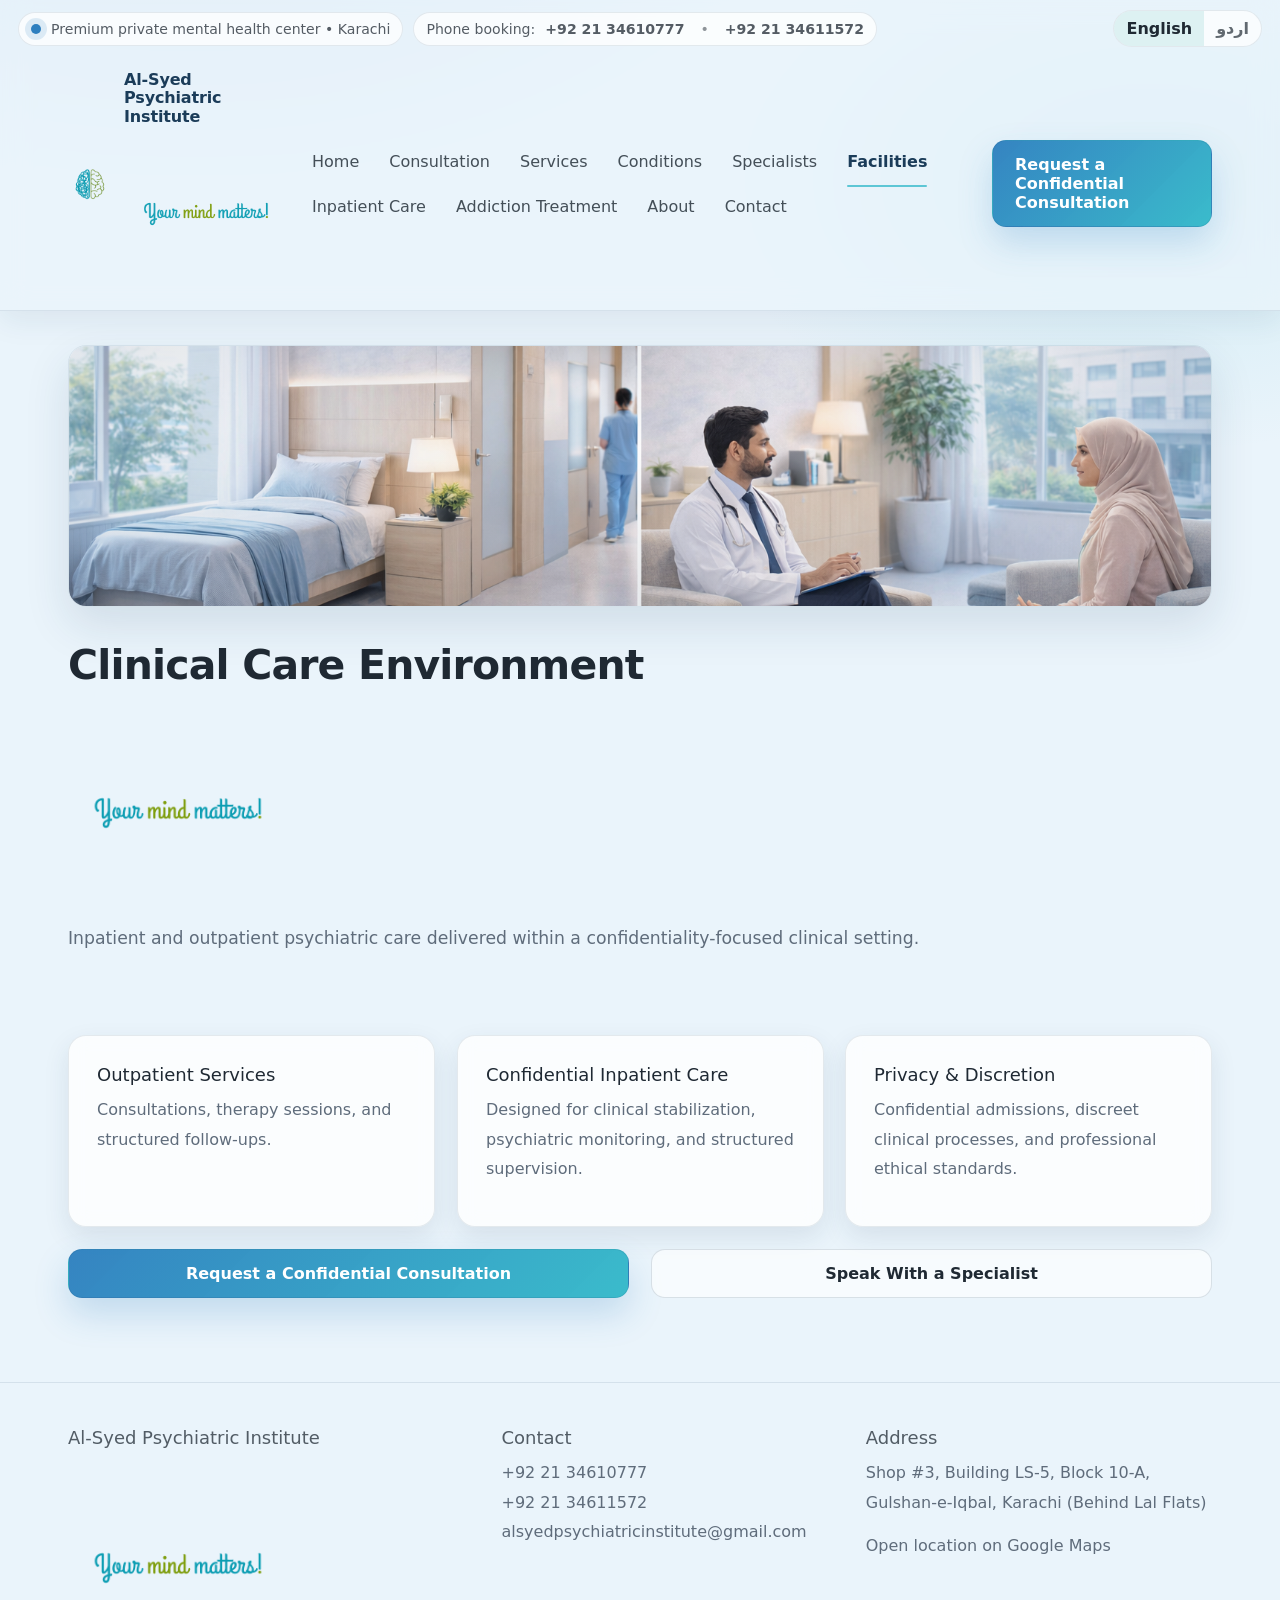
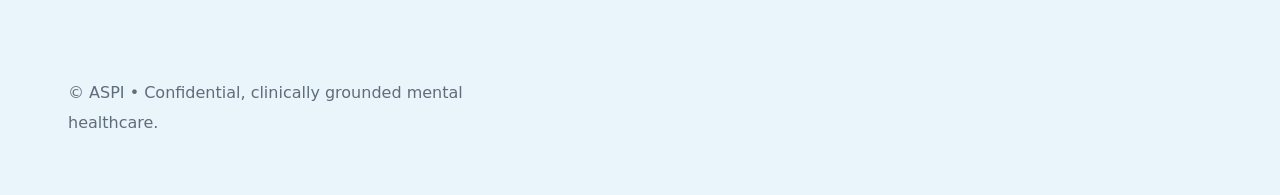
<file: facilities.html>
<!doctype html>
<html lang="en" dir="ltr">
<head>
  <meta charset="utf-8" />
  <meta name="viewport" content="width=device-width, initial-scale=1" />
  <title>ASPI — Facilities</title>
  <link rel="stylesheet" href="assets/css/styles.css" />
  <script defer src="assets/js/main.js"></script>
</head>
<body>
  <header class="site-header">
    <div class="topbar">
      <div class="topbar-left">
        <span class="pill"><span class="dot"></span><span data-i18n="topbar">Premium private mental health center • Karachi</span></span>
        <span class="pill phone-pill"><span data-i18n="phoneLabel">Phone booking:</span>
          <a href="tel:+922134610777">+92 21 34610777</a><span class="sep">•</span><a href="tel:+922134611572">+92 21 34611572</a>
        </span>
      </div>
      <div class="topbar-right">
        <div class="lang-toggle" role="group" aria-label="Language switch">
          <button class="lang-btn" id="langEN" type="button">English</button>
          <button class="lang-btn" id="langUR" type="button">اردو</button>
        </div>
      </div>
    </div>

    <div class="navbar container">
      <a class="brand" href="index.html" aria-label="ASPI Home">
        <img src="assets/images/branding/icon_color.png" alt="ASPI logo" class="brand-logo" />
        <div class="brand-text">
          <div class="brand-name" data-i18n="brandName">Al-Syed Psychiatric Institute</div>
          <img class="brand-slogan" src="assets/images/branding/your-mind-matters.png" alt="Your mind matters" />
        </div>
      </a>

      <nav class="nav-links" aria-label="Primary navigation">
        <a class="nav-link" href="index.html" data-i18n="navHome">Home</a>
        <a class="nav-link" href="consultation.html" data-i18n="navConsultation">Consultation</a>
        <a class="nav-link" href="services.html" data-i18n="navServices">Services</a>
        <a class="nav-link" href="conditions.html" data-i18n="navConditions">Conditions</a>
        <a class="nav-link" href="specialists.html" data-i18n="navSpecialists">Specialists</a>
        <a class="nav-link" href="facilities.html" data-i18n="navFacilities">Facilities</a>
        <a class="nav-link" href="inpatient.html" data-i18n="navInpatient">Inpatient Care</a>
        <a class="nav-link" href="addiction.html" data-i18n="navAddiction">Addiction Treatment</a>
        <a class="nav-link" href="about.html" data-i18n="navAbout">About</a>
        <a class="nav-link" href="contact.html" data-i18n="navContact">Contact</a>
      </nav>

      <div class="nav-cta">
        <a class="btn primary" href="contact.html" data-i18n="ctaConsult">Request a Confidential Consultation</a>
      </div>

      <button class="hamburger" id="menuBtn" type="button" aria-label="Open menu" aria-expanded="false">
        <span></span><span></span><span></span>
      </button>
    </div>

    <div class="mobile-menu" id="mobileMenu" aria-hidden="true">
      <nav class="mobile-links container" aria-label="Mobile navigation">
        <a href="index.html" class="mobile-link" data-i18n="navHome">Home</a>
        <a href="consultation.html" class="mobile-link" data-i18n="navConsultation">Consultation</a>
        <a href="services.html" class="mobile-link" data-i18n="navServices">Services</a>
        <a href="conditions.html" class="mobile-link" data-i18n="navConditions">Conditions</a>
        <a href="specialists.html" class="mobile-link" data-i18n="navSpecialists">Specialists</a>
        <a href="facilities.html" class="mobile-link" data-i18n="navFacilities">Facilities</a>
        <a href="inpatient.html" class="mobile-link" data-i18n="navInpatient">Inpatient Care</a>
        <a href="addiction.html" class="mobile-link" data-i18n="navAddiction">Addiction Treatment</a>
        <a href="about.html" class="mobile-link" data-i18n="navAbout">About</a>
        <a href="contact.html" class="mobile-link" data-i18n="navContact">Contact</a>
        <div class="mobile-cta-panel">
          <a class="btn primary w-full" href="contact.html" data-i18n="ctaConsult">Request a Confidential Consultation</a>
          <a class="btn w-full" href="tel:+922134610777" data-i18n="ctaSpeak">Speak With a Specialist</a>
        </div>
      </nav>
    </div>
  </header>
  <div class="mobile-menu-overlay" id="menuOverlay" aria-hidden="true"></div>

  <main>
    <section class="section" style="padding-top:34px;">
      <div class="container">
        <div class="banner-wrap reveal"><img class="banner-img" src="assets/images/banners/facilities-banner.png" alt="" /></div>
        <div class="mt-34">
          <h1 class="h1 reveal" data-i18n="facilitiesH1"></h1>
          <img class="reveal" data-delay="1" src="assets/images/branding/your-mind-matters.png" alt="Your mind matters" style="max-width:220px; margin-top:10px; opacity:.95;" />
          <p class="lead reveal" data-i18n="facilitiesLead"></p>
        </div>
        <section class="section" style="padding:62px 0 0;">
          <div class="grid three">
            <div class="card pad reveal lift" data-delay="1"><div class="h3" data-i18n="facilitiesOutT"></div><p class="p" data-i18n="facilitiesOutP"></p></div>
            <div class="card pad reveal lift" data-delay="2"><div class="h3" data-i18n="facilitiesInT"></div><p class="p" data-i18n="facilitiesInP"></p></div>
            <div class="card pad reveal lift" data-delay="3"><div class="h3" data-i18n="facilitiesPrivT"></div><p class="p" data-i18n="facilitiesPrivP"></p></div>
          </div>
          <div class="grid two" style="margin-top:22px;">
            <a class="btn primary reveal" href="contact.html" data-i18n="ctaConsult"></a>
            <a class="btn ghost reveal" href="tel:+922134610777" data-i18n="ctaSpeak"></a>
          </div>
        </section>
      </div>
    </section>
  </main>

  <footer class="footer">
    <div class="container footer-grid">
      <div>
        <div class="h3" data-i18n="brandName">Al-Syed Psychiatric Institute</div>
        <img src="assets/images/branding/your-mind-matters.png" alt="Your mind matters" style="max-width:220px; margin-top:10px; opacity:.95;" />
        <div class="p" data-i18n="footerNote">© ASPI • Confidential, clinically grounded mental healthcare.</div>
      </div>
      <div>
        <div class="h3" data-i18n="navContact">Contact</div>
        <div class="p">
          <a href="tel:+922134610777">+92 21 34610777</a><br />
          <a href="tel:+922134611572">+92 21 34611572</a><br />
          <a href="mailto:alsyedpsychiatricinstitute@gmail.com">alsyedpsychiatricinstitute@gmail.com</a>
        </div>
      </div>
      <div>
        <div class="h3" data-i18n="contactAddress">Address</div>
        <div class="p">Shop #3, Building LS-5, Block 10-A, Gulshan-e-Iqbal, Karachi (Behind Lal Flats)</div>
        <div class="p"><a href="https://maps.app.goo.gl/wdHY91nQdXnPWGKY6?g_st=ic" target="_blank" rel="noopener" data-i18n="contactMap">Open location on Google Maps</a></div>
      </div>
    </div>
  </footer>

  <div class="mobile-cta" style="position:fixed;left:14px;right:14px;bottom:14px;z-index:999;display:none;">
    <a class="btn primary w-full" href="contact.html" data-i18n="ctaConsult">Request a Confidential Consultation</a>
  </div>
  <script>
    if (window.matchMedia && window.matchMedia("(max-width: 900px)").matches) {
      document.querySelector(".mobile-cta").style.display = "block";
    }
  </script>

</body>
</html>
</file>
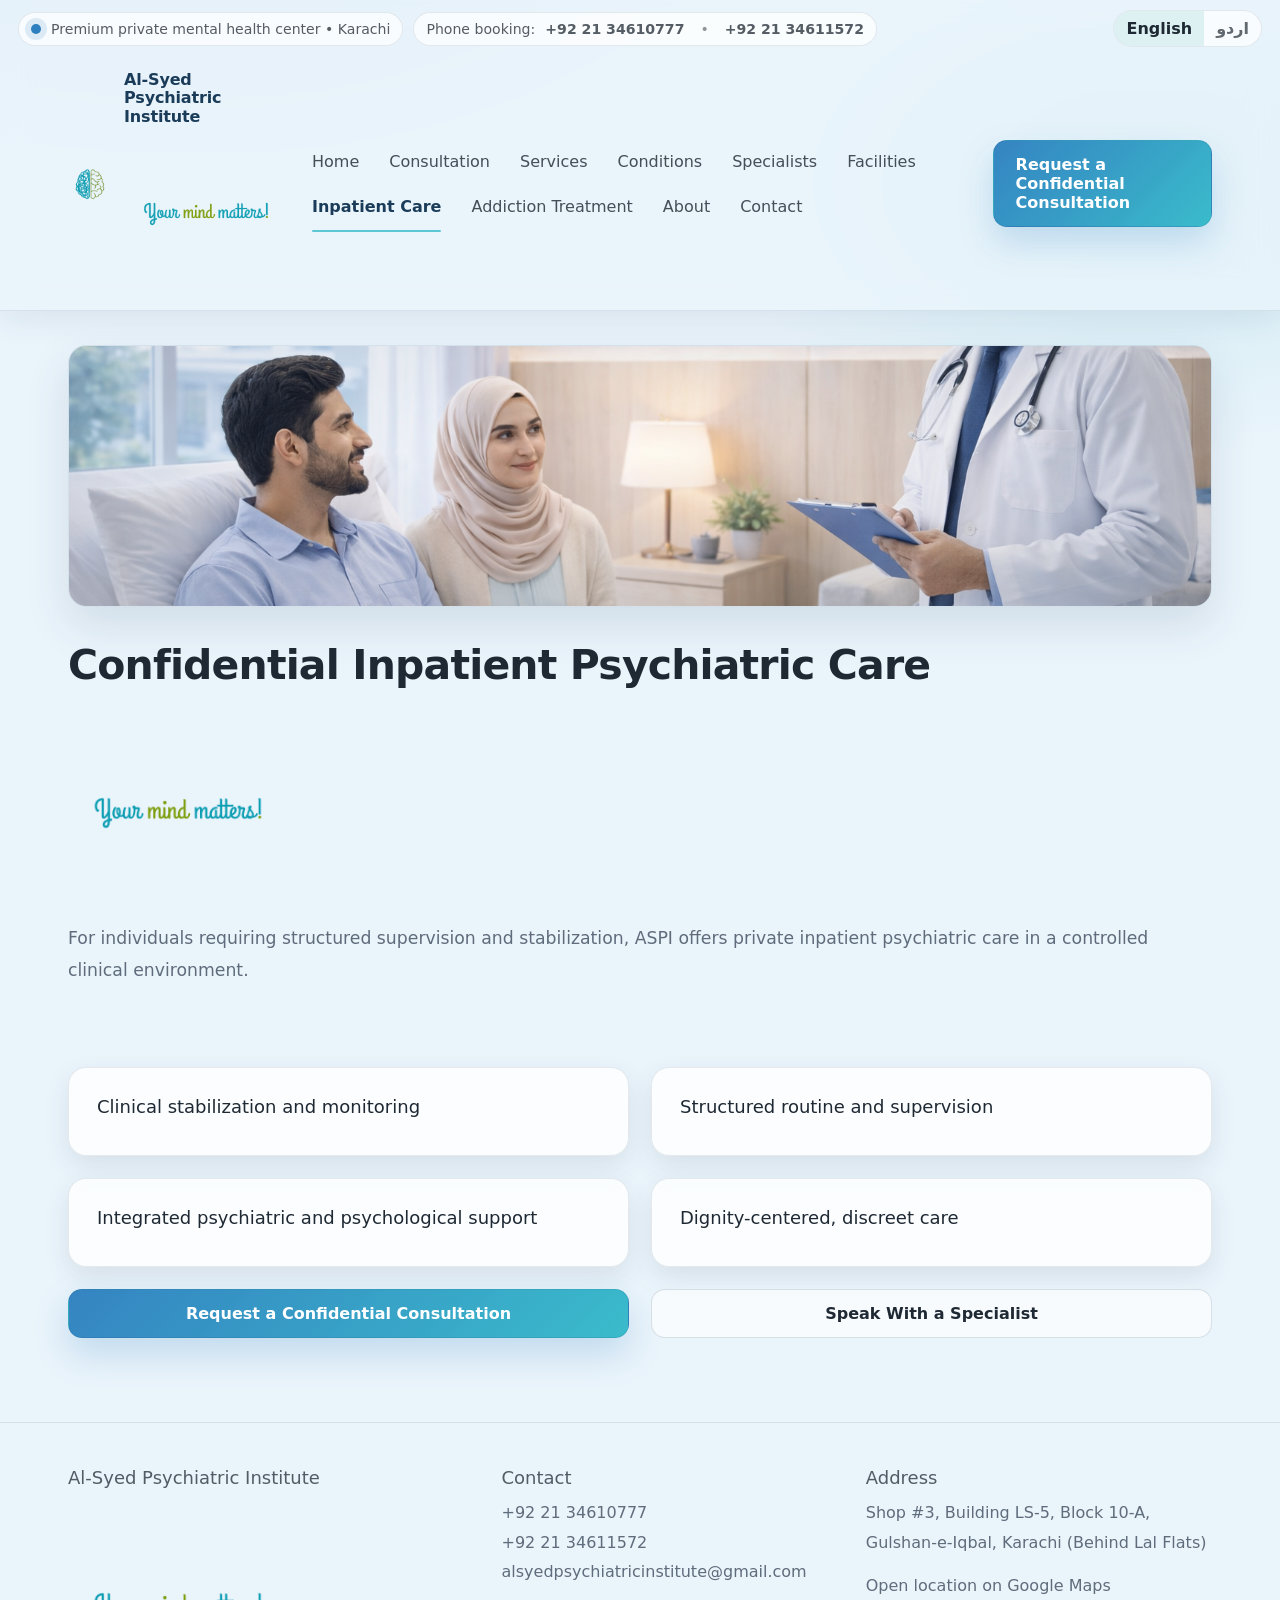
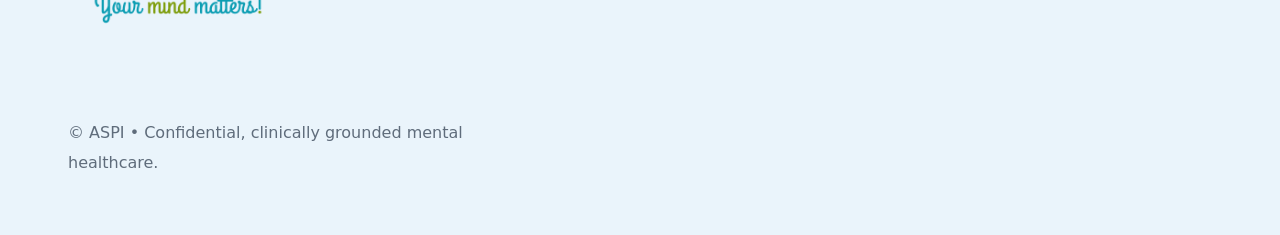
<file: inpatient.html>
<!doctype html>
<html lang="en" dir="ltr">
<head>
  <meta charset="utf-8" />
  <meta name="viewport" content="width=device-width, initial-scale=1" />
  <title>ASPI — Inpatient Care</title>
  <link rel="stylesheet" href="assets/css/styles.css" />
  <script defer src="assets/js/main.js"></script>
</head>
<body>
  <header class="site-header">
    <div class="topbar">
      <div class="topbar-left">
        <span class="pill"><span class="dot"></span><span data-i18n="topbar">Premium private mental health center • Karachi</span></span>
        <span class="pill phone-pill"><span data-i18n="phoneLabel">Phone booking:</span>
          <a href="tel:+922134610777">+92 21 34610777</a><span class="sep">•</span><a href="tel:+922134611572">+92 21 34611572</a>
        </span>
      </div>
      <div class="topbar-right">
        <div class="lang-toggle" role="group" aria-label="Language switch">
          <button class="lang-btn" id="langEN" type="button">English</button>
          <button class="lang-btn" id="langUR" type="button">اردو</button>
        </div>
      </div>
    </div>

    <div class="navbar container">
      <a class="brand" href="index.html" aria-label="ASPI Home">
        <img src="assets/images/branding/icon_color.png" alt="ASPI logo" class="brand-logo" />
        <div class="brand-text">
          <div class="brand-name" data-i18n="brandName">Al-Syed Psychiatric Institute</div>
          <img class="brand-slogan" src="assets/images/branding/your-mind-matters.png" alt="Your mind matters" />
        </div>
      </a>

      <nav class="nav-links" aria-label="Primary navigation">
        <a class="nav-link" href="index.html" data-i18n="navHome">Home</a>
        <a class="nav-link" href="consultation.html" data-i18n="navConsultation">Consultation</a>
        <a class="nav-link" href="services.html" data-i18n="navServices">Services</a>
        <a class="nav-link" href="conditions.html" data-i18n="navConditions">Conditions</a>
        <a class="nav-link" href="specialists.html" data-i18n="navSpecialists">Specialists</a>
        <a class="nav-link" href="facilities.html" data-i18n="navFacilities">Facilities</a>
        <a class="nav-link" href="inpatient.html" data-i18n="navInpatient">Inpatient Care</a>
        <a class="nav-link" href="addiction.html" data-i18n="navAddiction">Addiction Treatment</a>
        <a class="nav-link" href="about.html" data-i18n="navAbout">About</a>
        <a class="nav-link" href="contact.html" data-i18n="navContact">Contact</a>
      </nav>

      <div class="nav-cta">
        <a class="btn primary" href="contact.html" data-i18n="ctaConsult">Request a Confidential Consultation</a>
      </div>

      <button class="hamburger" id="menuBtn" type="button" aria-label="Open menu" aria-expanded="false">
        <span></span><span></span><span></span>
      </button>
    </div>

    <div class="mobile-menu" id="mobileMenu" aria-hidden="true">
      <nav class="mobile-links container" aria-label="Mobile navigation">
        <a href="index.html" class="mobile-link" data-i18n="navHome">Home</a>
        <a href="consultation.html" class="mobile-link" data-i18n="navConsultation">Consultation</a>
        <a href="services.html" class="mobile-link" data-i18n="navServices">Services</a>
        <a href="conditions.html" class="mobile-link" data-i18n="navConditions">Conditions</a>
        <a href="specialists.html" class="mobile-link" data-i18n="navSpecialists">Specialists</a>
        <a href="facilities.html" class="mobile-link" data-i18n="navFacilities">Facilities</a>
        <a href="inpatient.html" class="mobile-link" data-i18n="navInpatient">Inpatient Care</a>
        <a href="addiction.html" class="mobile-link" data-i18n="navAddiction">Addiction Treatment</a>
        <a href="about.html" class="mobile-link" data-i18n="navAbout">About</a>
        <a href="contact.html" class="mobile-link" data-i18n="navContact">Contact</a>
        <div class="mobile-cta-panel">
          <a class="btn primary w-full" href="contact.html" data-i18n="ctaConsult">Request a Confidential Consultation</a>
          <a class="btn w-full" href="tel:+922134610777" data-i18n="ctaSpeak">Speak With a Specialist</a>
        </div>
      </nav>
    </div>
  </header>
  <div class="mobile-menu-overlay" id="menuOverlay" aria-hidden="true"></div>

  <main>
    <section class="section" style="padding-top:34px;">
      <div class="container">
        <div class="banner-wrap reveal"><img class="banner-img" src="assets/images/banners/inpatient-banner.png" alt="" /></div>
        <div class="mt-34">
          <h1 class="h1 reveal" data-i18n="inpatientH1"></h1>
          <img class="reveal" data-delay="1" src="assets/images/branding/your-mind-matters.png" alt="Your mind matters" style="max-width:220px; margin-top:10px; opacity:.95;" />
          <p class="lead reveal" data-i18n="inpatientLead"></p>
        </div>
        <section class="section" style="padding:62px 0 0;">
          <div class="grid two">
            <div class="card pad reveal lift" data-delay="1"><div class="h3" data-i18n="inpatientBul1"></div></div>
            <div class="card pad reveal lift" data-delay="2"><div class="h3" data-i18n="inpatientBul2"></div></div>
            <div class="card pad reveal lift" data-delay="3"><div class="h3" data-i18n="inpatientBul3"></div></div>
            <div class="card pad reveal lift" data-delay="4"><div class="h3" data-i18n="inpatientBul4"></div></div>
          </div>
          <div class="grid two" style="margin-top:22px;">
            <a class="btn primary reveal" href="contact.html" data-i18n="ctaConsult"></a>
            <a class="btn ghost reveal" href="tel:+922134610777" data-i18n="ctaSpeak"></a>
          </div>
        </section>
      </div>
    </section>
  </main>

  <footer class="footer">
    <div class="container footer-grid">
      <div>
        <div class="h3" data-i18n="brandName">Al-Syed Psychiatric Institute</div>
        <img src="assets/images/branding/your-mind-matters.png" alt="Your mind matters" style="max-width:220px; margin-top:10px; opacity:.95;" />
        <div class="p" data-i18n="footerNote">© ASPI • Confidential, clinically grounded mental healthcare.</div>
      </div>
      <div>
        <div class="h3" data-i18n="navContact">Contact</div>
        <div class="p">
          <a href="tel:+922134610777">+92 21 34610777</a><br />
          <a href="tel:+922134611572">+92 21 34611572</a><br />
          <a href="mailto:alsyedpsychiatricinstitute@gmail.com">alsyedpsychiatricinstitute@gmail.com</a>
        </div>
      </div>
      <div>
        <div class="h3" data-i18n="contactAddress">Address</div>
        <div class="p">Shop #3, Building LS-5, Block 10-A, Gulshan-e-Iqbal, Karachi (Behind Lal Flats)</div>
        <div class="p"><a href="https://maps.app.goo.gl/wdHY91nQdXnPWGKY6?g_st=ic" target="_blank" rel="noopener" data-i18n="contactMap">Open location on Google Maps</a></div>
      </div>
    </div>
  </footer>

  <div class="mobile-cta" style="position:fixed;left:14px;right:14px;bottom:14px;z-index:999;display:none;">
    <a class="btn primary w-full" href="contact.html" data-i18n="ctaConsult">Request a Confidential Consultation</a>
  </div>
  <script>
    if (window.matchMedia && window.matchMedia("(max-width: 900px)").matches) {
      document.querySelector(".mobile-cta").style.display = "block";
    }
  </script>

</body>
</html>
</file>
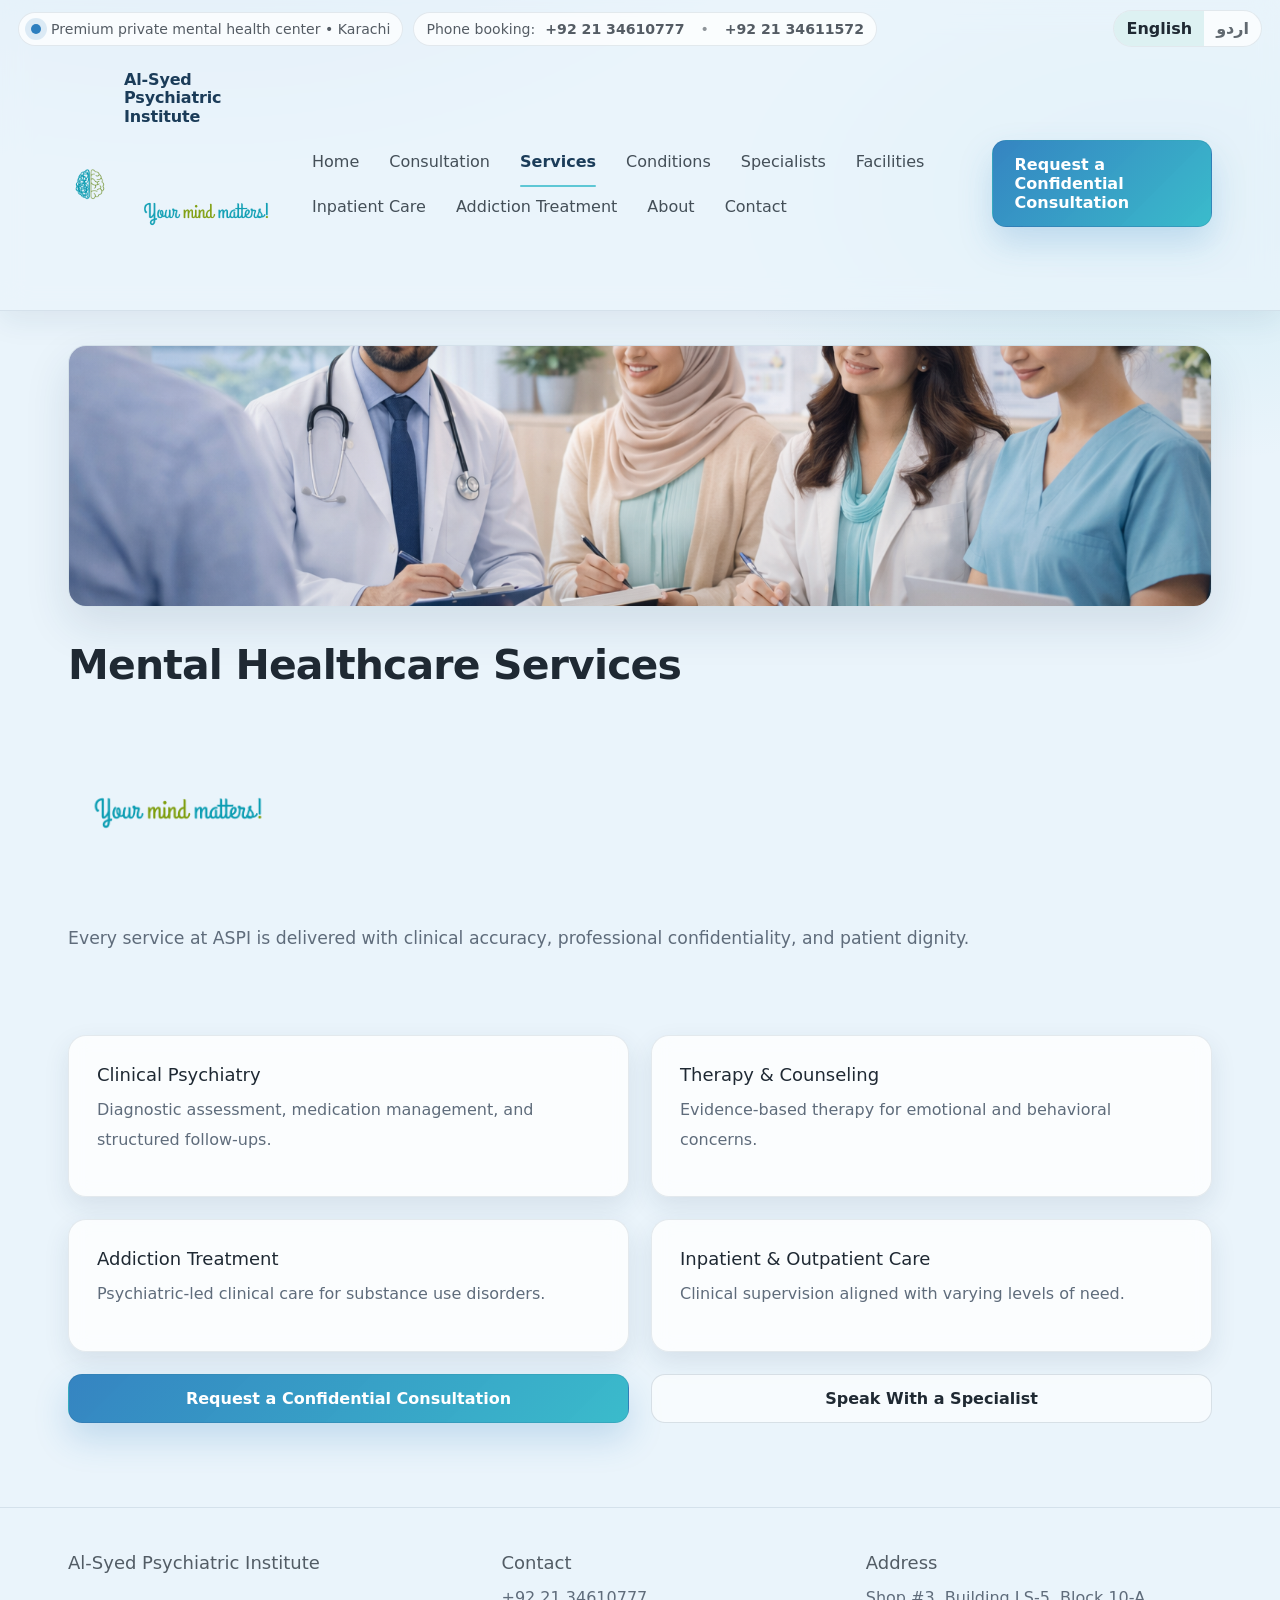
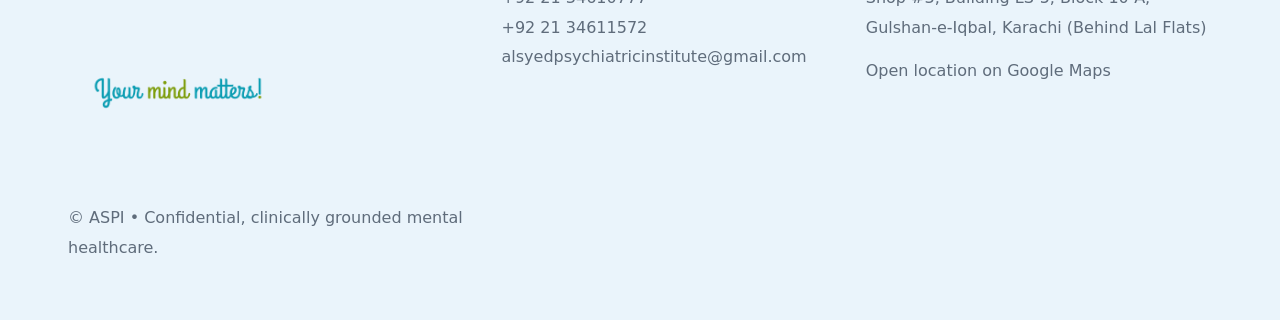
<file: services.html>
<!doctype html>
<html lang="en" dir="ltr">
<head>
  <meta charset="utf-8" />
  <meta name="viewport" content="width=device-width, initial-scale=1" />
  <title>ASPI — Services</title>
  <link rel="stylesheet" href="assets/css/styles.css" />
  <script defer src="assets/js/main.js"></script>
</head>
<body>
  <header class="site-header">
    <div class="topbar">
      <div class="topbar-left">
        <span class="pill"><span class="dot"></span><span data-i18n="topbar">Premium private mental health center • Karachi</span></span>
        <span class="pill phone-pill"><span data-i18n="phoneLabel">Phone booking:</span>
          <a href="tel:+922134610777">+92 21 34610777</a><span class="sep">•</span><a href="tel:+922134611572">+92 21 34611572</a>
        </span>
      </div>
      <div class="topbar-right">
        <div class="lang-toggle" role="group" aria-label="Language switch">
          <button class="lang-btn" id="langEN" type="button">English</button>
          <button class="lang-btn" id="langUR" type="button">اردو</button>
        </div>
      </div>
    </div>

    <div class="navbar container">
      <a class="brand" href="index.html" aria-label="ASPI Home">
        <img src="assets/images/branding/icon_color.png" alt="ASPI logo" class="brand-logo" />
        <div class="brand-text">
          <div class="brand-name" data-i18n="brandName">Al-Syed Psychiatric Institute</div>
          <img class="brand-slogan" src="assets/images/branding/your-mind-matters.png" alt="Your mind matters" />
        </div>
      </a>

      <nav class="nav-links" aria-label="Primary navigation">
        <a class="nav-link" href="index.html" data-i18n="navHome">Home</a>
        <a class="nav-link" href="consultation.html" data-i18n="navConsultation">Consultation</a>
        <a class="nav-link" href="services.html" data-i18n="navServices">Services</a>
        <a class="nav-link" href="conditions.html" data-i18n="navConditions">Conditions</a>
        <a class="nav-link" href="specialists.html" data-i18n="navSpecialists">Specialists</a>
        <a class="nav-link" href="facilities.html" data-i18n="navFacilities">Facilities</a>
        <a class="nav-link" href="inpatient.html" data-i18n="navInpatient">Inpatient Care</a>
        <a class="nav-link" href="addiction.html" data-i18n="navAddiction">Addiction Treatment</a>
        <a class="nav-link" href="about.html" data-i18n="navAbout">About</a>
        <a class="nav-link" href="contact.html" data-i18n="navContact">Contact</a>
      </nav>

      <div class="nav-cta">
        <a class="btn primary" href="contact.html" data-i18n="ctaConsult">Request a Confidential Consultation</a>
      </div>

      <button class="hamburger" id="menuBtn" type="button" aria-label="Open menu" aria-expanded="false">
        <span></span><span></span><span></span>
      </button>
    </div>

    <div class="mobile-menu" id="mobileMenu" aria-hidden="true">
      <nav class="mobile-links container" aria-label="Mobile navigation">
        <a href="index.html" class="mobile-link" data-i18n="navHome">Home</a>
        <a href="consultation.html" class="mobile-link" data-i18n="navConsultation">Consultation</a>
        <a href="services.html" class="mobile-link" data-i18n="navServices">Services</a>
        <a href="conditions.html" class="mobile-link" data-i18n="navConditions">Conditions</a>
        <a href="specialists.html" class="mobile-link" data-i18n="navSpecialists">Specialists</a>
        <a href="facilities.html" class="mobile-link" data-i18n="navFacilities">Facilities</a>
        <a href="inpatient.html" class="mobile-link" data-i18n="navInpatient">Inpatient Care</a>
        <a href="addiction.html" class="mobile-link" data-i18n="navAddiction">Addiction Treatment</a>
        <a href="about.html" class="mobile-link" data-i18n="navAbout">About</a>
        <a href="contact.html" class="mobile-link" data-i18n="navContact">Contact</a>
        <div class="mobile-cta-panel">
          <a class="btn primary w-full" href="contact.html" data-i18n="ctaConsult">Request a Confidential Consultation</a>
          <a class="btn w-full" href="tel:+922134610777" data-i18n="ctaSpeak">Speak With a Specialist</a>
        </div>
      </nav>
    </div>
  </header>
  <div class="mobile-menu-overlay" id="menuOverlay" aria-hidden="true"></div>

  <main>
    <section class="section" style="padding-top:34px;">
      <div class="container">
        <div class="banner-wrap reveal"><img class="banner-img" src="assets/images/banners/services-banner.png" alt="" /></div>
        <div class="mt-34">
          <h1 class="h1 reveal" data-i18n="servicesH1"></h1>
          <img class="reveal" data-delay="1" src="assets/images/branding/your-mind-matters.png" alt="Your mind matters" style="max-width:220px; margin-top:10px; opacity:.95;" />
          <p class="lead reveal" data-i18n="servicesLead"></p>
        </div>
        <section class="section" style="padding:62px 0 0;">
          <div class="grid two">
            <div class="card pad reveal lift" data-delay="1"><div class="h3" data-i18n="servicesCard1T"></div><p class="p" data-i18n="servicesCard1P"></p></div>
            <div class="card pad reveal lift" data-delay="2"><div class="h3" data-i18n="servicesCard2T"></div><p class="p" data-i18n="servicesCard2P"></p></div>
            <div class="card pad reveal lift" data-delay="3"><div class="h3" data-i18n="servicesCard3T"></div><p class="p" data-i18n="servicesCard3P"></p></div>
            <div class="card pad reveal lift" data-delay="4"><div class="h3" data-i18n="servicesCard4T"></div><p class="p" data-i18n="servicesCard4P"></p></div>
          </div>
          <div class="grid two" style="margin-top:22px;">
            <a class="btn primary reveal" href="contact.html" data-i18n="ctaConsult"></a>
            <a class="btn ghost reveal" href="tel:+922134610777" data-i18n="ctaSpeak"></a>
          </div>
        </section>
      </div>
    </section>
  </main>

  <footer class="footer">
    <div class="container footer-grid">
      <div>
        <div class="h3" data-i18n="brandName">Al-Syed Psychiatric Institute</div>
        <img src="assets/images/branding/your-mind-matters.png" alt="Your mind matters" style="max-width:220px; margin-top:10px; opacity:.95;" />
        <div class="p" data-i18n="footerNote">© ASPI • Confidential, clinically grounded mental healthcare.</div>
      </div>
      <div>
        <div class="h3" data-i18n="navContact">Contact</div>
        <div class="p">
          <a href="tel:+922134610777">+92 21 34610777</a><br />
          <a href="tel:+922134611572">+92 21 34611572</a><br />
          <a href="mailto:alsyedpsychiatricinstitute@gmail.com">alsyedpsychiatricinstitute@gmail.com</a>
        </div>
      </div>
      <div>
        <div class="h3" data-i18n="contactAddress">Address</div>
        <div class="p">Shop #3, Building LS-5, Block 10-A, Gulshan-e-Iqbal, Karachi (Behind Lal Flats)</div>
        <div class="p"><a href="https://maps.app.goo.gl/wdHY91nQdXnPWGKY6?g_st=ic" target="_blank" rel="noopener" data-i18n="contactMap">Open location on Google Maps</a></div>
      </div>
    </div>
  </footer>

  <div class="mobile-cta" style="position:fixed;left:14px;right:14px;bottom:14px;z-index:999;display:none;">
    <a class="btn primary w-full" href="contact.html" data-i18n="ctaConsult">Request a Confidential Consultation</a>
  </div>
  <script>
    if (window.matchMedia && window.matchMedia("(max-width: 900px)").matches) {
      document.querySelector(".mobile-cta").style.display = "block";
    }
  </script>

</body>
</html>
</file>
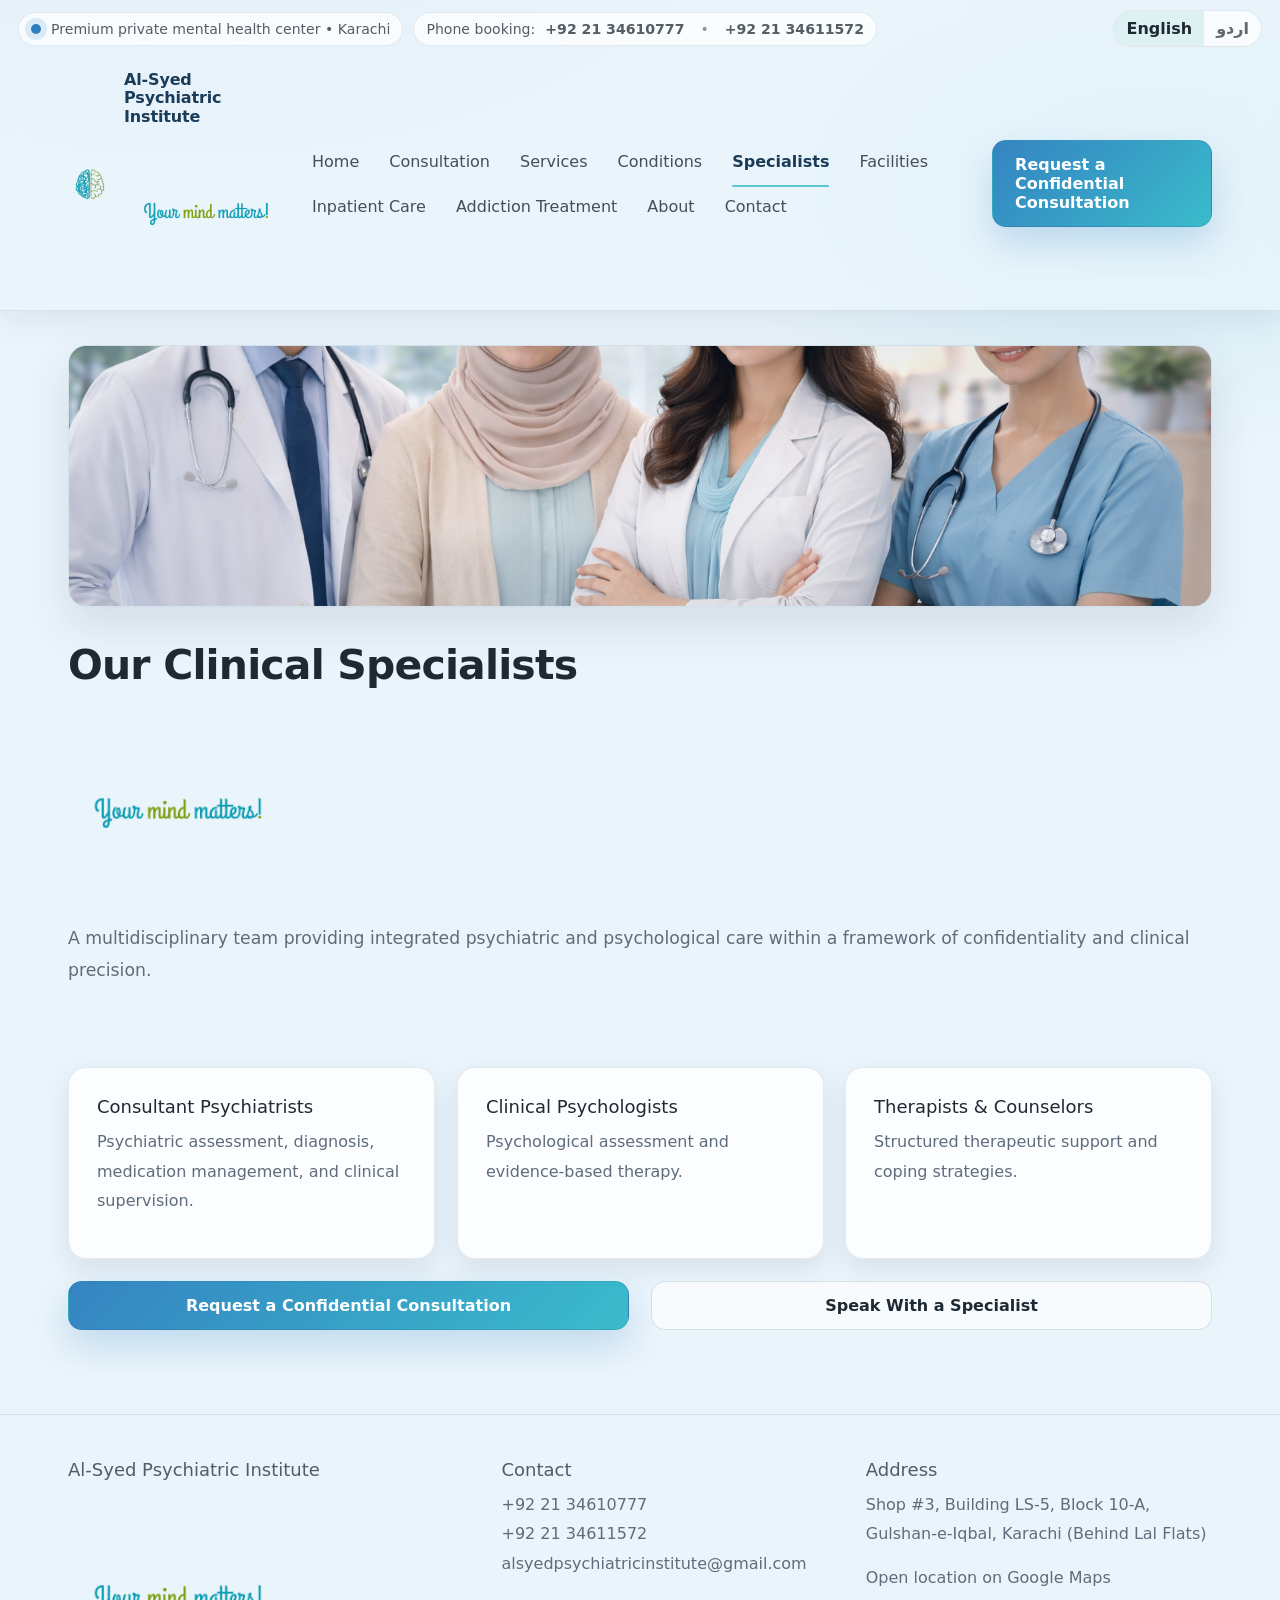
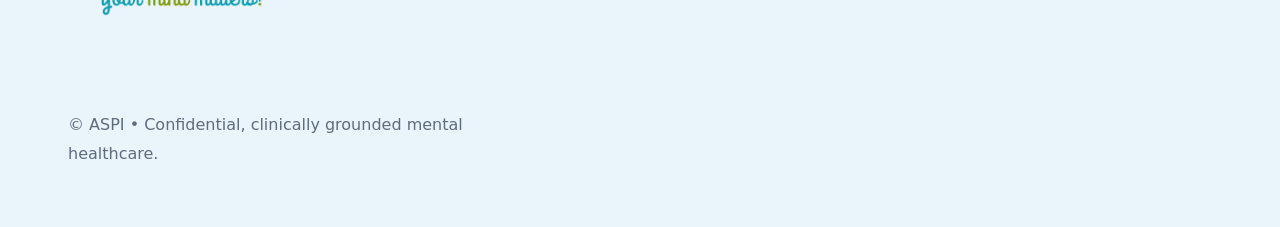
<file: specialists.html>
<!doctype html>
<html lang="en" dir="ltr">
<head>
  <meta charset="utf-8" />
  <meta name="viewport" content="width=device-width, initial-scale=1" />
  <title>ASPI — Specialists</title>
  <link rel="stylesheet" href="assets/css/styles.css" />
  <script defer src="assets/js/main.js"></script>
</head>
<body>
  <header class="site-header">
    <div class="topbar">
      <div class="topbar-left">
        <span class="pill"><span class="dot"></span><span data-i18n="topbar">Premium private mental health center • Karachi</span></span>
        <span class="pill phone-pill"><span data-i18n="phoneLabel">Phone booking:</span>
          <a href="tel:+922134610777">+92 21 34610777</a><span class="sep">•</span><a href="tel:+922134611572">+92 21 34611572</a>
        </span>
      </div>
      <div class="topbar-right">
        <div class="lang-toggle" role="group" aria-label="Language switch">
          <button class="lang-btn" id="langEN" type="button">English</button>
          <button class="lang-btn" id="langUR" type="button">اردو</button>
        </div>
      </div>
    </div>

    <div class="navbar container">
      <a class="brand" href="index.html" aria-label="ASPI Home">
        <img src="assets/images/branding/icon_color.png" alt="ASPI logo" class="brand-logo" />
        <div class="brand-text">
          <div class="brand-name" data-i18n="brandName">Al-Syed Psychiatric Institute</div>
          <img class="brand-slogan" src="assets/images/branding/your-mind-matters.png" alt="Your mind matters" />
        </div>
      </a>

      <nav class="nav-links" aria-label="Primary navigation">
        <a class="nav-link" href="index.html" data-i18n="navHome">Home</a>
        <a class="nav-link" href="consultation.html" data-i18n="navConsultation">Consultation</a>
        <a class="nav-link" href="services.html" data-i18n="navServices">Services</a>
        <a class="nav-link" href="conditions.html" data-i18n="navConditions">Conditions</a>
        <a class="nav-link" href="specialists.html" data-i18n="navSpecialists">Specialists</a>
        <a class="nav-link" href="facilities.html" data-i18n="navFacilities">Facilities</a>
        <a class="nav-link" href="inpatient.html" data-i18n="navInpatient">Inpatient Care</a>
        <a class="nav-link" href="addiction.html" data-i18n="navAddiction">Addiction Treatment</a>
        <a class="nav-link" href="about.html" data-i18n="navAbout">About</a>
        <a class="nav-link" href="contact.html" data-i18n="navContact">Contact</a>
      </nav>

      <div class="nav-cta">
        <a class="btn primary" href="contact.html" data-i18n="ctaConsult">Request a Confidential Consultation</a>
      </div>

      <button class="hamburger" id="menuBtn" type="button" aria-label="Open menu" aria-expanded="false">
        <span></span><span></span><span></span>
      </button>
    </div>

    <div class="mobile-menu" id="mobileMenu" aria-hidden="true">
      <nav class="mobile-links container" aria-label="Mobile navigation">
        <a href="index.html" class="mobile-link" data-i18n="navHome">Home</a>
        <a href="consultation.html" class="mobile-link" data-i18n="navConsultation">Consultation</a>
        <a href="services.html" class="mobile-link" data-i18n="navServices">Services</a>
        <a href="conditions.html" class="mobile-link" data-i18n="navConditions">Conditions</a>
        <a href="specialists.html" class="mobile-link" data-i18n="navSpecialists">Specialists</a>
        <a href="facilities.html" class="mobile-link" data-i18n="navFacilities">Facilities</a>
        <a href="inpatient.html" class="mobile-link" data-i18n="navInpatient">Inpatient Care</a>
        <a href="addiction.html" class="mobile-link" data-i18n="navAddiction">Addiction Treatment</a>
        <a href="about.html" class="mobile-link" data-i18n="navAbout">About</a>
        <a href="contact.html" class="mobile-link" data-i18n="navContact">Contact</a>
        <div class="mobile-cta-panel">
          <a class="btn primary w-full" href="contact.html" data-i18n="ctaConsult">Request a Confidential Consultation</a>
          <a class="btn w-full" href="tel:+922134610777" data-i18n="ctaSpeak">Speak With a Specialist</a>
        </div>
      </nav>
    </div>
  </header>
  <div class="mobile-menu-overlay" id="menuOverlay" aria-hidden="true"></div>

  <main>
    <section class="section" style="padding-top:34px;">
      <div class="container">
        <div class="banner-wrap reveal"><img class="banner-img" src="assets/images/banners/specialists-banner.png" alt="" /></div>
        <div class="mt-34">
          <h1 class="h1 reveal" data-i18n="specialistsH1"></h1>
          <img class="reveal" data-delay="1" src="assets/images/branding/your-mind-matters.png" alt="Your mind matters" style="max-width:220px; margin-top:10px; opacity:.95;" />
          <p class="lead reveal" data-i18n="specialistsLead"></p>
        </div>
        <section class="section" style="padding:62px 0 0;">
          <div class="grid three">
            <div class="card pad reveal lift" data-delay="1"><div class="h3" data-i18n="specialistsPsyT"></div><p class="p" data-i18n="specialistsPsyP"></p></div>
            <div class="card pad reveal lift" data-delay="2"><div class="h3" data-i18n="specialistsPsycT"></div><p class="p" data-i18n="specialistsPsycP"></p></div>
            <div class="card pad reveal lift" data-delay="3"><div class="h3" data-i18n="specialistsTherT"></div><p class="p" data-i18n="specialistsTherP"></p></div>
          </div>
          <div class="grid two" style="margin-top:22px;">
            <a class="btn primary reveal" href="contact.html" data-i18n="ctaConsult"></a>
            <a class="btn ghost reveal" href="tel:+922134610777" data-i18n="ctaSpeak"></a>
          </div>
        </section>
      </div>
    </section>
  </main>

  <footer class="footer">
    <div class="container footer-grid">
      <div>
        <div class="h3" data-i18n="brandName">Al-Syed Psychiatric Institute</div>
        <img src="assets/images/branding/your-mind-matters.png" alt="Your mind matters" style="max-width:220px; margin-top:10px; opacity:.95;" />
        <div class="p" data-i18n="footerNote">© ASPI • Confidential, clinically grounded mental healthcare.</div>
      </div>
      <div>
        <div class="h3" data-i18n="navContact">Contact</div>
        <div class="p">
          <a href="tel:+922134610777">+92 21 34610777</a><br />
          <a href="tel:+922134611572">+92 21 34611572</a><br />
          <a href="mailto:alsyedpsychiatricinstitute@gmail.com">alsyedpsychiatricinstitute@gmail.com</a>
        </div>
      </div>
      <div>
        <div class="h3" data-i18n="contactAddress">Address</div>
        <div class="p">Shop #3, Building LS-5, Block 10-A, Gulshan-e-Iqbal, Karachi (Behind Lal Flats)</div>
        <div class="p"><a href="https://maps.app.goo.gl/wdHY91nQdXnPWGKY6?g_st=ic" target="_blank" rel="noopener" data-i18n="contactMap">Open location on Google Maps</a></div>
      </div>
    </div>
  </footer>

  <div class="mobile-cta" style="position:fixed;left:14px;right:14px;bottom:14px;z-index:999;display:none;">
    <a class="btn primary w-full" href="contact.html" data-i18n="ctaConsult">Request a Confidential Consultation</a>
  </div>
  <script>
    if (window.matchMedia && window.matchMedia("(max-width: 900px)").matches) {
      document.querySelector(".mobile-cta").style.display = "block";
    }
  </script>

</body>
</html>
</file>
<file: assets/css/styles.css>
/* ASPI Premium Clinical UI */
:root{--blue:#2D7FBF;--bg:#EAF4FB;--deep:#1B3C59;--teal:#2FB7C8;--mint:#A8DADC;--text:#1F2933;--muted:#5F6C7B;--white:#fff;--line:rgba(27,60,89,.10);--shadow:0 18px 45px rgba(27,60,89,.12);--shadowSoft:0 10px 26px rgba(27,60,89,.10);--radius:18px;--radiusSm:14px;--max:1180px;--ease:cubic-bezier(.22,1,.36,1);--easeOut:cubic-bezier(.2,.8,.2,1);--durFast:180ms;--durMed:380ms}
*{box-sizing:border-box}html{scroll-behavior:smooth}body{margin:0;font-family:system-ui,-apple-system,Segoe UI,Roboto,Arial,sans-serif;color:var(--text);background:radial-gradient(1200px 700px at 15% -10%,rgba(45,127,191,.18),transparent 55%),radial-gradient(900px 550px at 90% 10%,rgba(47,183,200,.14),transparent 50%),var(--bg)}
img{max-width:100%;display:block}a{color:inherit;text-decoration:none}button{font:inherit}
.container{max-width:var(--max);margin:0 auto;padding:0 18px}
.section{padding:84px 0}@media(max-width:900px){.section{padding:56px 0}}
.h1{font-size:clamp(28px,3.2vw,44px);letter-spacing:-.02em;margin:0 0 14px}.h2{font-size:clamp(22px,2.4vw,32px);letter-spacing:-.01em;margin:0 0 14px}.h3{font-size:18px;margin:0 0 10px}.lead{font-size:1.08rem;line-height:1.85;color:var(--muted);margin:0 0 18px}.p{line-height:1.85;color:var(--muted);margin:0 0 14px}
.grid{display:grid;gap:22px}.grid.two{grid-template-columns:repeat(2,minmax(0,1fr))}.grid.three{grid-template-columns:repeat(3,minmax(0,1fr))}@media(max-width:980px){.grid.two,.grid.three{grid-template-columns:1fr}}
.card{background:rgba(255,255,255,.78);border:1px solid var(--line);border-radius:var(--radius);box-shadow:var(--shadowSoft);backdrop-filter:blur(10px)}
.card.pad{padding:28px}@media(max-width:900px){.card.pad{padding:18px}}
.badge{display:inline-flex;align-items:center;gap:10px;padding:10px 12px;border-radius:999px;background:rgba(255,255,255,.75);border:1px solid var(--line);color:rgba(31,41,51,.75);font-size:.92rem}
.badge .dot{width:10px;height:10px;border-radius:50%;background:var(--teal);box-shadow:0 0 0 6px rgba(47,183,200,.14)}
.btn{display:inline-flex;align-items:center;justify-content:center;gap:10px;padding:14px 22px;min-height:46px;border-radius:var(--radiusSm);border:1px solid rgba(27,60,89,.14);background:rgba(255,255,255,.88);color:var(--text);font-weight:680;transition:transform var(--durFast) var(--ease),box-shadow var(--durFast) var(--ease),background-color var(--durFast) var(--ease)}
.btn.primary{background:linear-gradient(135deg,rgba(45,127,191,.96),rgba(47,183,200,.94));color:#fff;border-color:rgba(27,60,89,.10);box-shadow:0 16px 34px rgba(45,127,191,.22)}
.btn.ghost{background:rgba(255,255,255,.62)}.btn.w-full{width:100%}
@media(hover:hover){.btn:hover{transform:translateY(-1px);box-shadow:0 18px 38px rgba(27,60,89,.14)}.btn:active{transform:translateY(0)}}
.site-header{position:sticky;top:0;z-index:1000;background:rgba(234,244,251,.72);border-bottom:1px solid var(--line);backdrop-filter:blur(14px);box-shadow:0 10px 28px rgba(27,60,89,.08)}
.topbar{display:flex;align-items:center;justify-content:space-between;gap:12px;padding:10px 18px}
.topbar-left{display:flex;align-items:center;gap:10px;flex-wrap:wrap}
.pill{display:inline-flex;align-items:center;gap:10px;padding:8px 12px;border-radius:999px;background:rgba(255,255,255,.76);border:1px solid var(--line);font-size:.88rem;color:rgba(31,41,51,.76)}
.pill .dot{width:10px;height:10px;border-radius:50%;background:var(--blue);box-shadow:0 0 0 6px rgba(45,127,191,.14)}
.phone-pill a{font-weight:720}.sep{opacity:.65;padding:0 6px}
.lang-toggle{display:flex;overflow:hidden;border-radius:999px;border:1px solid var(--line);background:rgba(255,255,255,.72)}
.lang-btn{border:0;background:transparent;padding:8px 12px;cursor:pointer;font-weight:720;color:rgba(31,41,51,.70)}
.lang-btn.is-active{background:rgba(168,218,220,.34);color:var(--text)}
.navbar{display:flex;align-items:center;justify-content:space-between;gap:14px;padding:14px 18px}
.brand{display:flex;align-items:center;gap:12px;min-width:220px}
.brand-logo{width:44px;height:44px;object-fit:contain}
.brand-name{font-weight:900;letter-spacing:-.01em;color:var(--deep);line-height:1.15}
.brand-slogan{margin-top:6px;width:170px;height:auto;opacity:.92}
.nav-links{display:flex;align-items:center;gap:10px;flex-wrap:wrap}
.nav-link{padding:8px 10px;border-radius:12px;color:rgba(31,41,51,.82);transition:background-color var(--durFast) var(--ease),opacity var(--durFast) var(--ease)}
.nav-link:hover{background:rgba(255,255,255,.62);color:var(--text)}
.nav-link.is-active{font-weight:780;color:var(--deep);position:relative}
.nav-link.is-active::after{content:"";position:absolute;left:10px;right:10px;bottom:-8px;height:2px;border-radius:2px;background:rgba(47,183,200,.75)}
.nav-cta{display:flex;gap:10px}
.hamburger{display:none;width:44px;height:44px;border-radius:14px;border:1px solid var(--line);background:rgba(255,255,255,.62);cursor:pointer}
.hamburger span{display:block;height:2px;margin:6px 10px;border-radius:2px;background:var(--deep);opacity:.92}
.mobile-menu{display:none;overflow:hidden;max-height:0;opacity:0;transform:translateY(-6px);transition:max-height var(--durMed) var(--ease),opacity var(--durFast) var(--easeOut),transform var(--durFast) var(--easeOut);border-top:1px solid var(--line)}
.mobile-menu.is-open{display:block;max-height:820px;opacity:1;transform:translateY(0)}
.mobile-links{padding:14px 18px 18px;display:flex;flex-direction:column;gap:8px}
.mobile-link{padding:12px 12px;border-radius:14px;background:rgba(255,255,255,.76);border:1px solid rgba(27,60,89,.08);color:rgba(31,41,51,.86)}
.mobile-link.is-active{font-weight:780;color:var(--deep)}
.mobile-cta-panel{display:flex;flex-direction:column;gap:10px;margin-top:10px}
.mobile-menu-overlay{position:fixed;inset:0;background:rgba(27,60,89,.14);backdrop-filter:blur(2px);z-index:998;display:none}
.mobile-menu-overlay.is-on{display:block}
body.menu-open{overflow:hidden;touch-action:none}
@media(max-width:900px){.nav-links,.nav-cta{display:none}.hamburger{display:inline-flex;align-items:center;justify-content:center}.topbar{flex-direction:column;align-items:flex-start}}
.banner-wrap{position:relative;overflow:hidden;border-radius:var(--radius);border:1px solid var(--line);box-shadow:var(--shadow)}
.banner-wrap::after{content:"";position:absolute;inset:0;background:radial-gradient(60% 60% at 50% 40%,rgba(255,255,255,0),rgba(27,60,89,.10));pointer-events:none}
.banner-img{width:100%;height:260px;object-fit:cover}.hero-banner{height:360px}
@media(max-width:900px){.banner-img{height:200px}.hero-banner{height:240px}}
.footer{padding:44px 0;border-top:1px solid var(--line);color:rgba(31,41,51,.75)}
.footer-grid{display:grid;grid-template-columns:1.2fr 1fr 1fr;gap:18px}@media(max-width:900px){.footer-grid{grid-template-columns:1fr}}
@media(prefers-reduced-motion:reduce){*{animation:none!important;transition:none!important;scroll-behavior:auto!important}}
.reveal{opacity:0;transform:translateY(14px);transition:opacity var(--durMed) var(--easeOut),transform var(--durMed) var(--easeOut);will-change:opacity,transform}
.reveal.is-in{opacity:1;transform:translateY(0)}
.reveal[data-delay="1"]{transition-delay:80ms}.reveal[data-delay="2"]{transition-delay:140ms}.reveal[data-delay="3"]{transition-delay:200ms}.reveal[data-delay="4"]{transition-delay:260ms}
.lift{transition:transform var(--durFast) var(--ease),filter var(--durFast) var(--ease)}
@media(hover:hover){.lift:hover{transform:translateY(-3px);filter:saturate(1.02)}}
body.ur{direction:rtl;text-align:right;line-height:1.9}
body.ur .brand{flex-direction:row-reverse}
body.ur .topbar,body.ur .navbar,body.ur .mobile-links{direction:rtl}
body.ur .nav-link.is-active::after{left:10px;right:10px}
.mt-16{margin-top:16px}.mt-24{margin-top:24px}.mt-34{margin-top:34px}.center{text-align:center}
</file>
